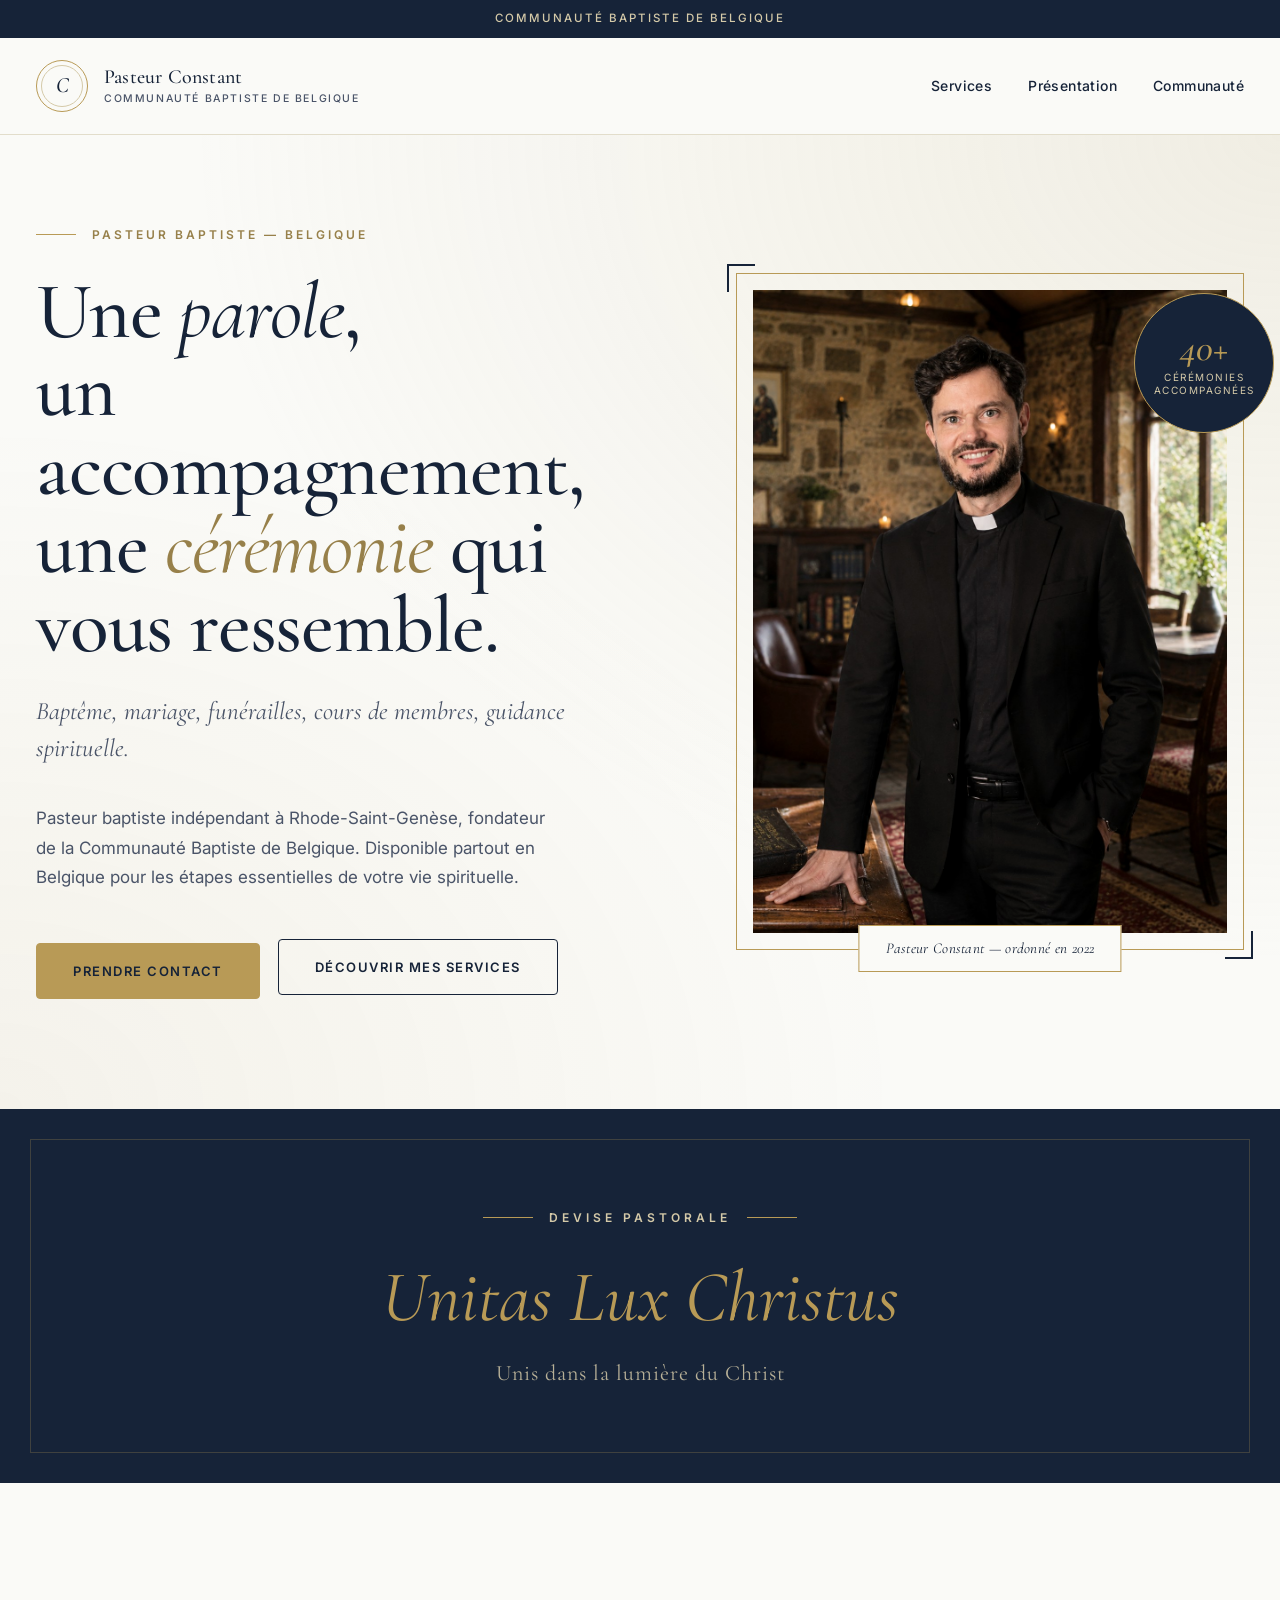
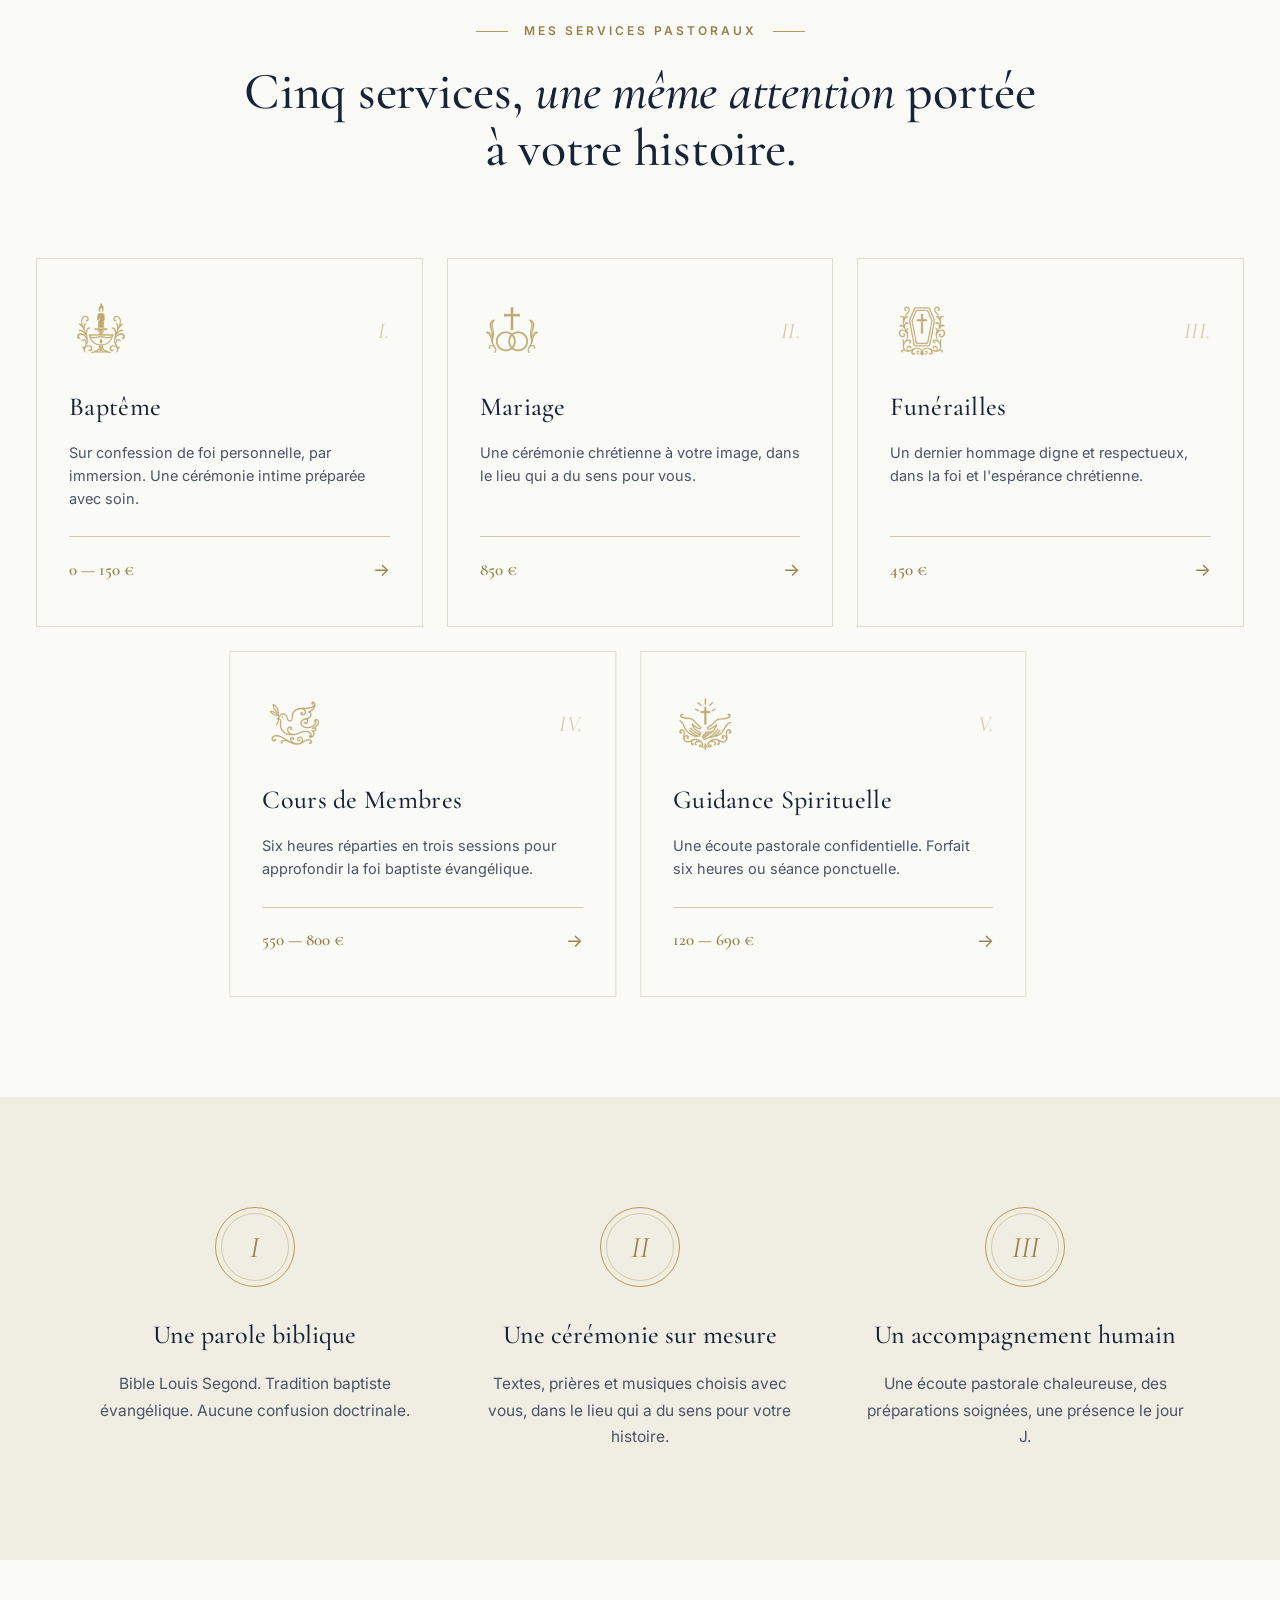
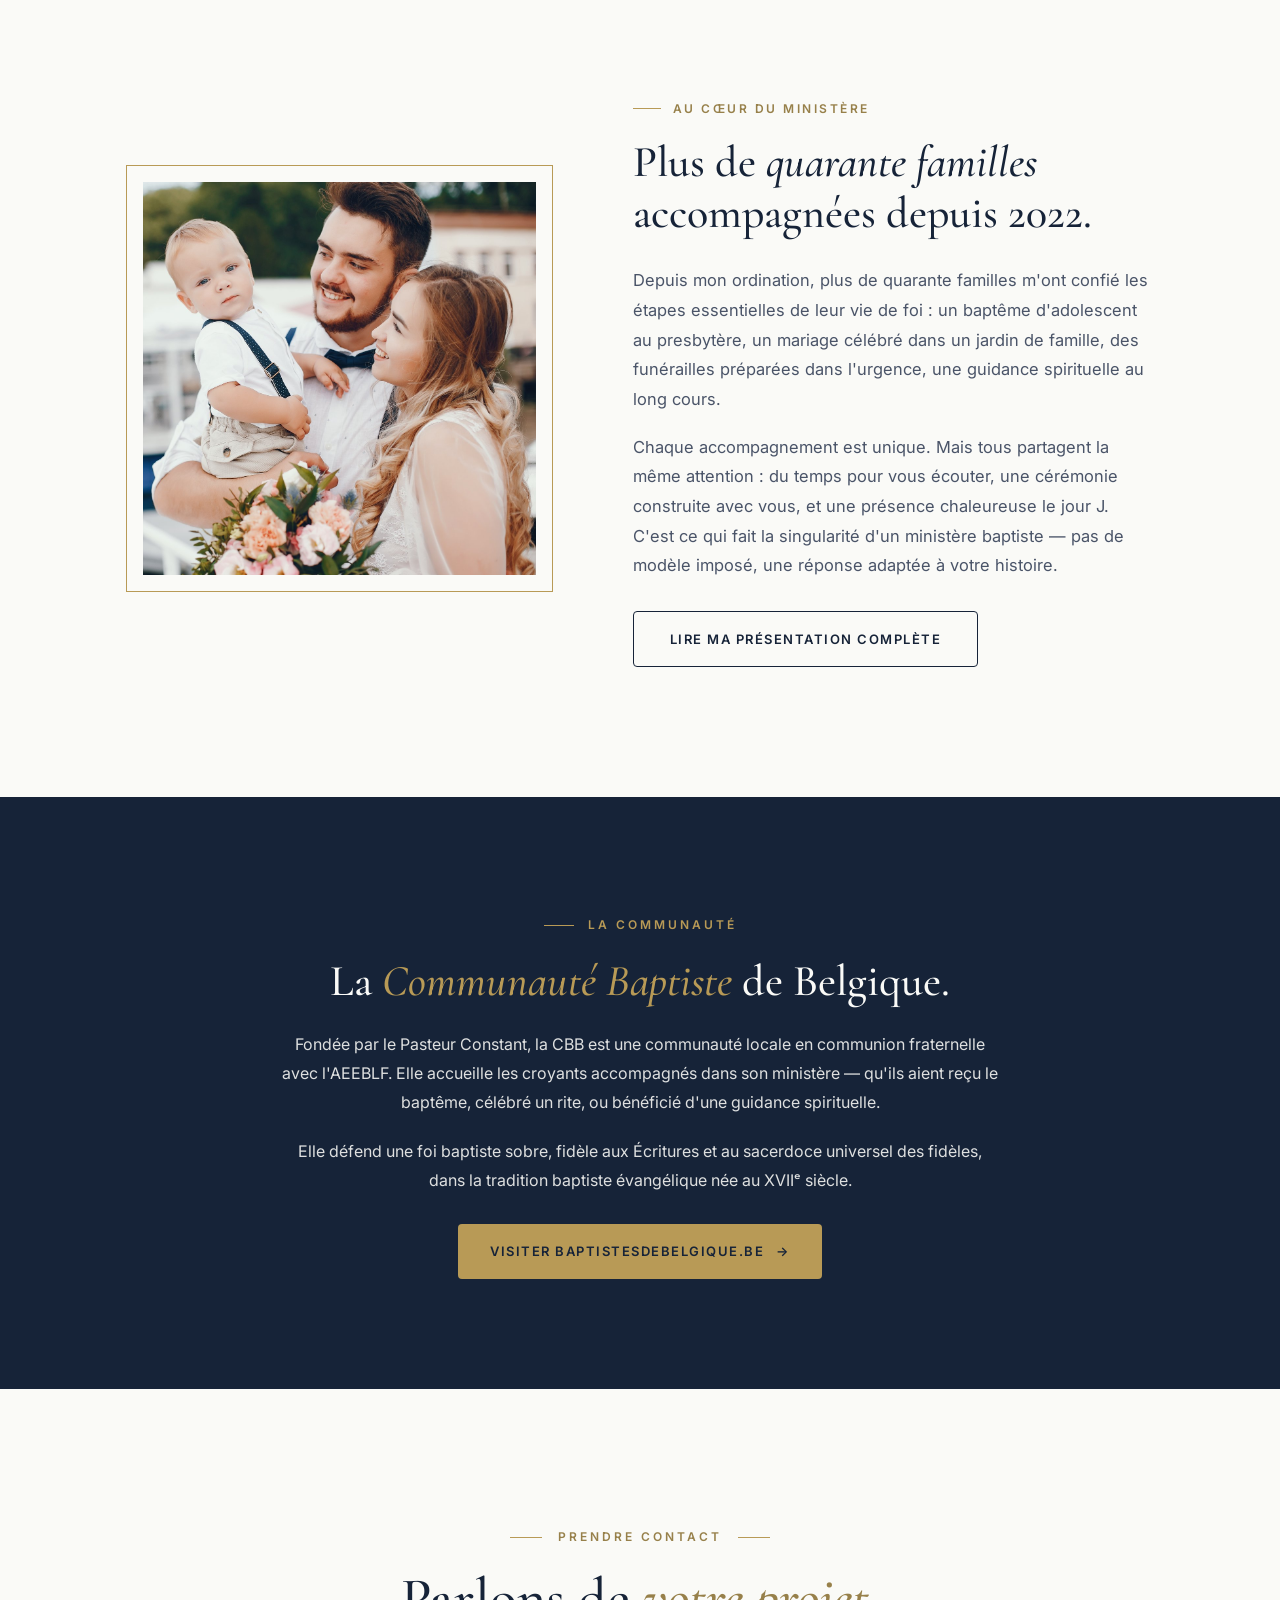
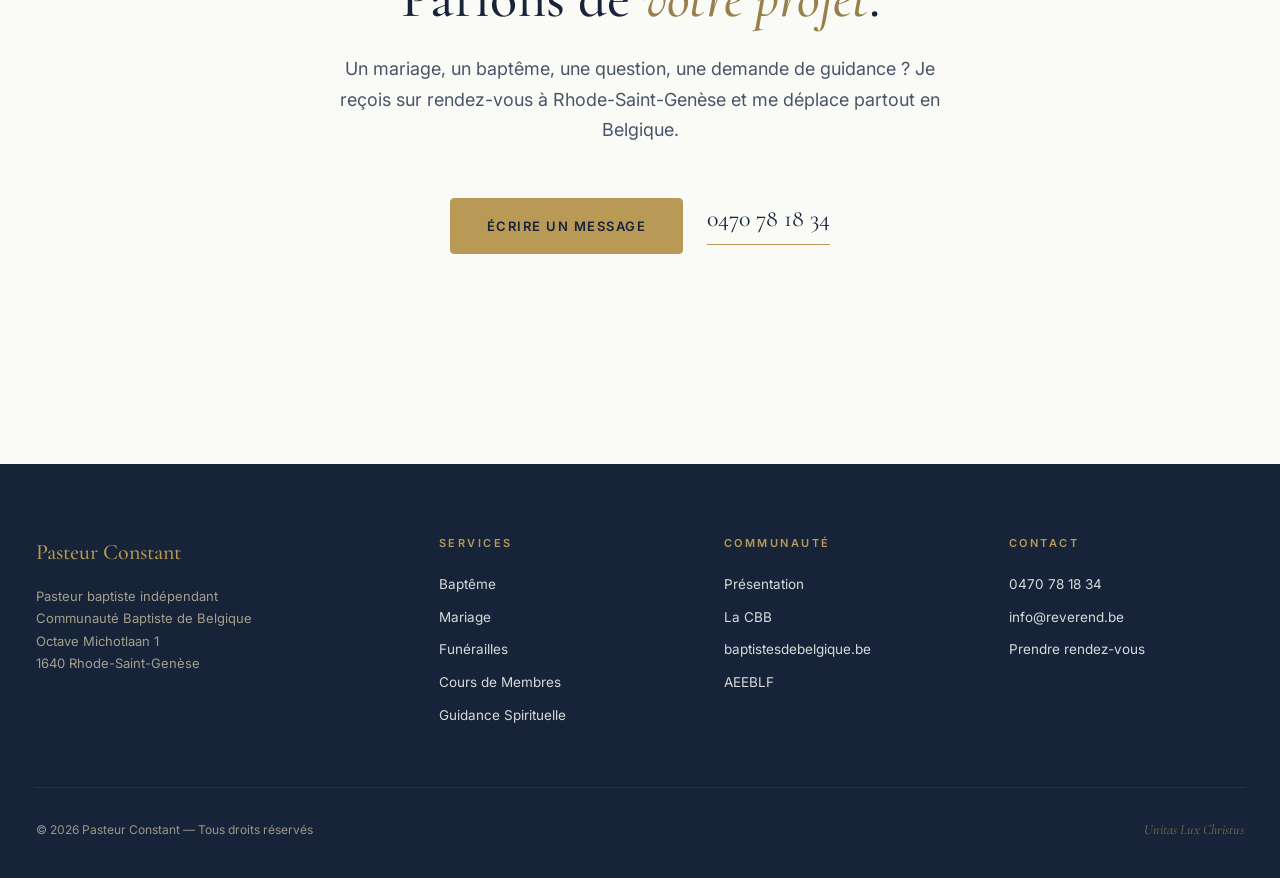
<file: index.html>
<!DOCTYPE html>
<html lang="fr">
<head>
  <meta charset="UTF-8">
  <meta name="viewport" content="width=device-width, initial-scale=1.0">
  <title>Pasteur Constant — Pasteur baptiste indépendant en Belgique</title>
  <meta name="description" content="Pasteur baptiste indépendant en Belgique. Services personnalisés : baptême, mariage, funérailles, cours de membres, accompagnement spirituel. Communauté Baptiste de Belgique.">
  <link rel="canonical" href="https://www.reverend.be/index.html" />
  <link rel="preconnect" href="https://fonts.googleapis.com">
  <link rel="preconnect" href="https://fonts.gstatic.com" crossorigin>
  <link href="https://fonts.googleapis.com/css2?family=Cormorant+Garamond:ital,wght@0,400;0,500;0,600;0,700;1,400;1,500&family=Inter:wght@300;400;500;600;700&display=swap" rel="stylesheet">
  <link rel="stylesheet" href="styles.css">
  <style>
    /* ─── Spécifique à la home ─── */

    /* Hero plein écran */
    .home-hero {
      position: relative;
      padding: 90px 36px 110px;
      overflow: hidden;
      background:
        radial-gradient(ellipse at top right, rgba(212, 201, 168, 0.25) 0%, transparent 60%),
        radial-gradient(ellipse at bottom left, rgba(184, 154, 86, 0.08) 0%, transparent 50%),
        var(--bg);
    }

    .home-hero-inner {
      max-width: var(--max-width);
      margin: 0 auto;
      display: grid;
      grid-template-columns: 1.1fr 0.9fr;
      gap: 80px;
      align-items: center;
      position: relative;
      z-index: 2;
    }

    .home-hero-ornament {
      display: flex;
      align-items: center;
      gap: 16px;
      margin-bottom: 28px;
    }
    .home-hero-ornament-line {
      width: 40px;
      height: 1px;
      background: var(--gold);
    }
    .home-hero-ornament-text {
      font-size: 12px;
      text-transform: uppercase;
      letter-spacing: 3px;
      color: var(--gold-dark);
      font-weight: 600;
    }

    .home-hero h1 {
      font-family: 'Cormorant Garamond', serif;
      font-weight: 500;
      font-size: clamp(48px, 6.5vw, 80px);
      line-height: 0.98;
      letter-spacing: -0.015em;
      color: var(--ink);
      margin-bottom: 28px;
    }
    .home-hero h1 em {
      font-style: italic;
      font-weight: 400;
    }
    .home-hero h1 .accent {
      color: var(--gold-dark);
      font-style: italic;
      font-weight: 400;
    }

    .home-hero-tagline {
      font-family: 'Cormorant Garamond', serif;
      font-style: italic;
      font-size: clamp(20px, 2.4vw, 25px);
      color: var(--ink-soft);
      margin-bottom: 36px;
      line-height: 1.5;
      max-width: 540px;
    }

    .home-hero-lead {
      font-size: 17px;
      line-height: 1.75;
      color: var(--ink-soft);
      margin-bottom: 42px;
      max-width: 520px;
    }

    .home-hero-actions {
      display: flex;
      gap: 18px;
      align-items: center;
      flex-wrap: wrap;
    }

    .home-hero-portrait-wrap {
      position: relative;
      aspect-ratio: 3/4;
    }

    .home-hero-portrait-frame {
      position: relative;
      width: 100%;
      height: 100%;
      padding: 16px;
      border: 1px solid var(--gold);
      transition: transform 0.6s var(--easing);
    }
    .home-hero-portrait-frame::before,
    .home-hero-portrait-frame::after {
      content: "";
      position: absolute;
      width: 28px;
      height: 28px;
      border-color: var(--gold);
    }
    .home-hero-portrait-frame::before {
      top: -10px; left: -10px;
      border-top: 2px solid; border-left: 2px solid;
    }
    .home-hero-portrait-frame::after {
      bottom: -10px; right: -10px;
      border-bottom: 2px solid; border-right: 2px solid;
    }

    .home-hero-portrait-inner {
      width: 100%;
      height: 100%;
      background: linear-gradient(135deg, var(--bg-soft) 0%, var(--bg-deep) 100%);
      display: grid;
      place-items: center;
      position: relative;
      overflow: hidden;
    }
    .home-hero-portrait-inner img {
      width: 100%;
      height: 100%;
      object-fit: cover;
      object-position: center 20%;
      filter: saturate(0.85) contrast(1.05);
    }
    .home-hero-portrait-inner-fallback {
      color: var(--ink-soft);
      font-family: 'Cormorant Garamond', serif;
      font-style: italic;
      font-size: 14px;
      text-align: center;
      padding: 20px;
    }

    .home-hero-portrait-caption {
      position: absolute;
      bottom: -22px;
      left: 50%;
      transform: translateX(-50%);
      background: var(--bg);
      padding: 10px 26px;
      border: 1px solid var(--gold);
      font-family: 'Cormorant Garamond', serif;
      font-style: italic;
      font-size: 15px;
      color: var(--ink);
      white-space: nowrap;
      letter-spacing: 0.3px;
    }

    /* Floating badge avec chiffre */
    .home-hero-badge {
      position: absolute;
      top: 20px;
      right: -30px;
      width: 140px;
      height: 140px;
      background: var(--ink);
      border: 1px solid var(--gold);
      border-radius: 50%;
      display: grid;
      place-items: center;
      text-align: center;
      animation: floatGentle 5s ease-in-out infinite;
      z-index: 3;
    }
    @keyframes floatGentle {
      0%, 100% { transform: translateY(0) rotate(-2deg); }
      50% { transform: translateY(-12px) rotate(2deg); }
    }
    .home-hero-badge-num {
      font-family: 'Cormorant Garamond', serif;
      font-weight: 500;
      font-size: 38px;
      color: var(--gold);
      line-height: 1;
      font-style: italic;
    }
    .home-hero-badge-text {
      font-size: 10px;
      color: var(--gold-pale);
      text-transform: uppercase;
      letter-spacing: 1.5px;
      margin-top: 4px;
      line-height: 1.3;
      padding: 0 16px;
    }

    /* Devise bandeau dramatique */
    .home-devise {
      background: var(--ink);
      color: var(--gold);
      padding: 90px 36px;
      text-align: center;
      position: relative;
      overflow: hidden;
    }
    .home-devise::before {
      content: "";
      position: absolute;
      inset: 30px;
      border: 1px solid rgba(184, 154, 86, 0.25);
      pointer-events: none;
    }
    .home-devise-ornament {
      display: inline-flex;
      align-items: center;
      gap: 16px;
      margin-bottom: 30px;
      position: relative;
      z-index: 2;
    }
    .home-devise-ornament-line {
      width: 50px;
      height: 1px;
      background: var(--gold);
    }
    .home-devise-ornament-text {
      font-size: 12px;
      text-transform: uppercase;
      letter-spacing: 4px;
      color: var(--gold-pale);
      font-weight: 600;
    }
    .home-devise-text {
      font-family: 'Cormorant Garamond', serif;
      font-style: italic;
      font-weight: 400;
      font-size: clamp(40px, 6vw, 72px);
      line-height: 1.1;
      color: var(--gold);
      margin-bottom: 18px;
      position: relative;
      z-index: 2;
    }
    .home-devise-translation {
      font-family: 'Cormorant Garamond', serif;
      font-size: 22px;
      color: var(--gold-pale);
      letter-spacing: 1px;
      opacity: 0.85;
      position: relative;
      z-index: 2;
    }

    /* Section services grille */
    .home-services {
      max-width: var(--max-width);
      margin: 0 auto;
      padding: 130px 36px 100px;
    }

    .home-services-head {
      text-align: center;
      margin-bottom: 80px;
    }
    .home-services-eyebrow {
      display: inline-flex;
      align-items: center;
      gap: 16px;
      font-size: 12px;
      font-weight: 600;
      letter-spacing: 3px;
      text-transform: uppercase;
      color: var(--gold-dark);
      margin-bottom: 22px;
    }
    .home-services-eyebrow::before,
    .home-services-eyebrow::after {
      content: "";
      width: 32px;
      height: 1px;
      background: var(--gold);
    }
    .home-services-title {
      font-family: 'Cormorant Garamond', serif;
      font-weight: 500;
      font-size: clamp(34px, 4.5vw, 52px);
      line-height: 1.1;
      letter-spacing: -0.005em;
      color: var(--ink);
      max-width: 800px;
      margin: 0 auto;
    }
    .home-services-title em { font-style: italic; }

    .home-services-grid {
      display: grid;
      grid-template-columns: repeat(3, 1fr);
      gap: 24px;
    }
    /* Première rangée 3 cartes, deuxième rangée 2 cartes centrées */
    .home-services-grid > *:nth-child(4) {
      grid-column: 1 / 2;
      grid-column-start: 1;
      transform: translateX(50%);
    }
    .home-services-grid > *:nth-child(5) {
      transform: translateX(50%);
    }

    .home-service-card {
      background: var(--bg);
      border: 1px solid var(--rule);
      padding: 40px 32px;
      text-decoration: none;
      color: inherit;
      display: flex;
      flex-direction: column;
      position: relative;
      overflow: hidden;
      transition: transform 0.5s var(--easing), border-color 0.4s, box-shadow 0.4s, background 0.4s;
      min-height: 320px;
    }
    .home-service-card::before {
      content: "";
      position: absolute;
      top: 0;
      left: 0;
      width: 100%;
      height: 3px;
      background: var(--gold);
      transform: scaleX(0);
      transform-origin: left;
      transition: transform 0.5s var(--easing);
    }
    .home-service-card:hover {
      transform: translateY(-6px);
      background: var(--bg-soft);
      border-color: var(--gold-pale);
      box-shadow: var(--shadow-md);
    }
    .home-service-card:hover::before {
      transform: scaleX(1);
    }
    .home-services-grid > *:nth-child(4):hover,
    .home-services-grid > *:nth-child(5):hover {
      transform: translateX(50%) translateY(-6px);
    }

    .home-service-num {
      font-family: 'Cormorant Garamond', serif;
      font-style: italic;
      font-weight: 400;
      font-size: 42px;
      color: var(--gold);
      line-height: 1;
      margin-bottom: 28px;
    }
    /* Icône par service (remplace le numéro romain) */
    .home-service-icon-wrap {
      display: flex;
      align-items: center;
      justify-content: space-between;
      margin-bottom: 22px;
    }
    .home-service-icon {
      width: 64px;
      height: 64px;
      object-fit: contain;
      filter: brightness(0.95) contrast(1.05) saturate(0.92);
      transition: transform 0.4s var(--easing), filter 0.4s var(--easing);
    }
    .home-service-card:hover .home-service-icon {
      transform: scale(1.08) rotate(-3deg);
      filter: brightness(1) contrast(1.1) saturate(1);
    }
    .home-service-num-small {
      font-family: 'Cormorant Garamond', serif;
      font-style: italic;
      font-weight: 400;
      font-size: 22px;
      color: var(--gold-pale);
      line-height: 1;
      letter-spacing: 0.5px;
    }
    .home-service-name {
      font-family: 'Cormorant Garamond', serif;
      font-weight: 500;
      font-size: 26px;
      margin-bottom: 12px;
      color: var(--ink);
      letter-spacing: 0.3px;
    }
    .home-service-desc {
      font-size: 14.5px;
      line-height: 1.6;
      color: var(--ink-soft);
      margin-bottom: auto;
      padding-bottom: 26px;
    }
    .home-service-foot {
      display: flex;
      justify-content: space-between;
      align-items: center;
      padding-top: 18px;
      border-top: 1px solid var(--gold-pale);
    }
    .home-service-price {
      font-family: 'Cormorant Garamond', serif;
      font-weight: 600;
      font-size: 17px;
      color: var(--gold-dark);
    }
    .home-service-arrow {
      color: var(--gold-dark);
      font-size: 18px;
      transition: transform 0.3s;
    }
    .home-service-card:hover .home-service-arrow {
      transform: translateX(6px);
    }

    /* Section piliers */
    .home-pillars {
      background: var(--bg-soft);
      padding: 110px 36px;
    }
    .home-pillars-inner {
      max-width: var(--max-content);
      margin: 0 auto;
      display: grid;
      grid-template-columns: repeat(3, 1fr);
      gap: 56px;
    }
    .home-pillar {
      text-align: center;
    }
    .home-pillar-num {
      display: inline-grid;
      place-items: center;
      width: 80px;
      height: 80px;
      border-radius: 50%;
      border: 1px solid var(--gold);
      font-family: 'Cormorant Garamond', serif;
      font-weight: 400;
      font-style: italic;
      font-size: 30px;
      color: var(--gold-dark);
      margin-bottom: 26px;
      position: relative;
    }
    .home-pillar-num::before {
      content: "";
      position: absolute;
      inset: 5px;
      border: 1px solid var(--gold-pale);
      border-radius: 50%;
    }
    .home-pillar h3 {
      font-family: 'Cormorant Garamond', serif;
      font-weight: 500;
      font-size: 26px;
      margin-bottom: 14px;
      color: var(--ink);
    }
    .home-pillar p {
      font-size: 15.5px;
      color: var(--ink-soft);
      line-height: 1.7;
      max-width: 320px;
      margin: 0 auto;
    }

    /* Section À propos rapide */
    .home-about {
      max-width: var(--max-content);
      margin: 0 auto;
      padding: 130px 36px;
      display: grid;
      grid-template-columns: 0.9fr 1.1fr;
      gap: 80px;
      align-items: center;
    }
    .home-about-visual {
      aspect-ratio: 1/1;
      padding: 16px;
      border: 1px solid var(--gold);
      background: var(--bg);
    }
    .home-about-visual-inner {
      width: 100%;
      height: 100%;
      background: linear-gradient(135deg, var(--bg-deep) 0%, #BDB7A5 100%);
      display: grid;
      place-items: center;
      overflow: hidden;
    }
    .home-about-visual-inner img {
      width: 100%;
      height: 100%;
      object-fit: cover;
    }
    .home-about-visual-fallback {
      color: var(--ink-soft);
      font-family: 'Cormorant Garamond', serif;
      font-style: italic;
      font-size: 14px;
      text-align: center;
      padding: 20px;
    }

    .home-about-content .section-eyebrow {
      margin-bottom: 18px;
    }
    .home-about-content .section-eyebrow::before {
      width: 28px;
    }
    .home-about-title {
      font-family: 'Cormorant Garamond', serif;
      font-weight: 500;
      font-size: clamp(32px, 4vw, 44px);
      line-height: 1.15;
      margin-bottom: 28px;
      color: var(--ink);
    }
    .home-about-title em { font-style: italic; }
    .home-about-content p {
      font-size: 16.5px;
      line-height: 1.8;
      color: var(--ink-soft);
      margin-bottom: 18px;
    }
    .home-about-signature {
      margin-top: 30px;
      font-family: 'Cormorant Garamond', serif;
      font-style: italic;
      font-size: 19px;
      color: var(--ink);
    }
    .home-about-cta {
      margin-top: 30px;
    }

    /* Section CBB */
    .home-cbb {
      background: var(--ink);
      color: var(--bg);
      padding: 110px 36px;
    }
    .home-cbb-inner {
      max-width: 820px;
      margin: 0 auto;
      display: block;
      text-align: center;
    }
    .home-cbb-inner .home-cbb-eyebrow {
      justify-content: center;
    }
    .home-cbb-inner h2 {
      max-width: 720px;
      margin-left: auto;
      margin-right: auto;
    }
    .home-cbb-inner p {
      max-width: 720px;
      margin-left: auto;
      margin-right: auto;
    }
    .home-cbb-eyebrow {
      display: inline-flex;
      align-items: center;
      gap: 14px;
      font-size: 12px;
      font-weight: 600;
      letter-spacing: 3px;
      text-transform: uppercase;
      color: var(--gold);
      margin-bottom: 20px;
    }
    .home-cbb-eyebrow::before {
      content: "";
      width: 30px;
      height: 1px;
      background: var(--gold);
    }
    .home-cbb h2 {
      font-family: 'Cormorant Garamond', serif;
      font-weight: 500;
      font-size: clamp(32px, 4vw, 44px);
      line-height: 1.15;
      margin-bottom: 24px;
      color: var(--bg);
    }
    .home-cbb h2 em { font-style: italic; color: var(--gold); }
    .home-cbb p {
      font-size: 16px;
      line-height: 1.8;
      opacity: 0.88;
      margin-bottom: 20px;
    }
    .home-cbb a.btn-cbb {
      display: inline-flex;
      align-items: center;
      gap: 12px;
      background: var(--gold);
      color: var(--ink);
      padding: 16px 32px;
      text-decoration: none;
      font-size: 13px;
      font-weight: 600;
      letter-spacing: 1.5px;
      text-transform: uppercase;
      border-radius: var(--radius-md);
      margin-top: 10px;
      transition: background 0.2s, transform 0.15s;
    }
    .home-cbb a.btn-cbb:hover {
      background: var(--gold-dark);
      transform: translateY(-2px);
    }

    .home-cbb-card {
      padding: 50px 40px;
      border: 1px solid var(--gold);
      text-align: center;
    }
    .home-cbb-card-quote {
      font-family: 'Cormorant Garamond', serif;
      font-style: italic;
      font-size: 30px;
      line-height: 1.3;
      color: var(--gold);
      margin-bottom: 14px;
    }
    .home-cbb-card-translation {
      font-size: 13px;
      letter-spacing: 2px;
      text-transform: uppercase;
      color: var(--gold-pale);
      opacity: 0.8;
      margin-bottom: 30px;
    }
    .home-cbb-card-sep {
      width: 50px;
      height: 1px;
      background: var(--gold);
      margin: 0 auto 30px;
    }
    .home-cbb-card-detail {
      font-size: 14.5px;
      color: var(--gold-pale);
      line-height: 1.6;
      opacity: 0.85;
    }

    /* CTA final */
    .home-cta {
      max-width: var(--max-content);
      margin: 0 auto;
      padding: 130px 36px;
      text-align: center;
    }
    .home-cta-eyebrow {
      display: inline-flex;
      align-items: center;
      gap: 16px;
      font-size: 12px;
      font-weight: 600;
      letter-spacing: 3px;
      text-transform: uppercase;
      color: var(--gold-dark);
      margin-bottom: 22px;
    }
    .home-cta-eyebrow::before,
    .home-cta-eyebrow::after {
      content: "";
      width: 32px;
      height: 1px;
      background: var(--gold);
    }
    .home-cta h2 {
      font-family: 'Cormorant Garamond', serif;
      font-weight: 500;
      font-size: clamp(36px, 5vw, 56px);
      line-height: 1.05;
      color: var(--ink);
      margin-bottom: 26px;
    }
    .home-cta h2 em { font-style: italic; color: var(--gold-dark); }
    .home-cta p {
      font-size: 18px;
      color: var(--ink-soft);
      max-width: 600px;
      margin: 0 auto 44px;
      line-height: 1.7;
    }
    .home-cta-actions {
      display: flex;
      gap: 24px;
      justify-content: center;
      align-items: center;
      flex-wrap: wrap;
    }
    .home-cta-phone {
      font-family: 'Cormorant Garamond', serif;
      font-size: 24px;
      color: var(--ink);
      text-decoration: none;
      border-bottom: 1px solid var(--gold);
      padding-bottom: 4px;
      transition: color 0.2s;
    }
    .home-cta-phone:hover { color: var(--gold-dark); }

    /* Responsive */
    @media (max-width: 980px) {
      .home-hero-inner { grid-template-columns: 1fr; gap: 60px; }
      .home-hero-badge { width: 100px; height: 100px; right: -10px; top: -10px; }
      .home-hero-badge-num { font-size: 28px; }
      .home-hero-portrait-wrap { max-width: 380px; margin: 0 auto; }
      .home-services-grid { grid-template-columns: 1fr 1fr; }
      .home-services-grid > *:nth-child(4) { grid-column: 1; transform: none; }
      .home-services-grid > *:nth-child(5) { transform: none; }
      .home-services-grid > *:nth-child(4):hover { transform: translateY(-6px); }
      .home-services-grid > *:nth-child(5):hover { transform: translateY(-6px); }
      .home-pillars-inner { grid-template-columns: 1fr; gap: 40px; max-width: 480px; }
      .home-about { grid-template-columns: 1fr; gap: 50px; }
      .home-about-visual { max-width: 380px; margin: 0 auto; }
      .home-cbb-inner { grid-template-columns: 1fr; gap: 36px; }
      .home-hero, .home-services, .home-pillars, .home-about, .home-cbb, .home-cta { padding-left: 24px; padding-right: 24px; }
    }
    @media (max-width: 640px) {
      .home-services-grid { grid-template-columns: 1fr; }
    }
  </style>
</head>
<body>

  <div class="top-strip">
    Communauté Baptiste de Belgique
  </div>

  <header class="site-header">
    <div class="header-inner">
      <a href="index.html" class="brand">
        <div class="brand-seal"><span class="brand-seal-letter">C</span></div>
        <div class="brand-text">
          <div class="brand-title">Pasteur Constant</div>
          <div class="brand-sub">Communauté Baptiste de Belgique</div>
        </div>
      </a>
      <nav class="site-nav">
        <a href="#services">Services</a>
        <a href="presentation.html">Présentation</a>
        <a href="#communaute">Communauté</a>
      </nav>
      <div class="hamburger-menu">
        <button id="hamburger-button" aria-label="Menu">
          <span></span><span></span><span></span>
        </button>
        <nav id="mobile-menu" class="hidden">
          <ul>
            <li><a href="index.html">Accueil</a></li>
            <li><a href="bapteme.html">Baptême</a></li>
            <li><a href="mariage.html">Mariage</a></li>
            <li><a href="enterrement.html">Funérailles</a></li>
            <li><a href="confirmation.html">Cours de Membres</a></li>
            <li><a href="guidance.html">Accompagnement Spirituel</a></li>
            <li><a href="presentation.html">Présentation</a></li>
            <li><a href="contact.html">Contact</a></li>
          </ul>
        </nav>
      </div>
    </div>
  </header>

  <main>

    <!-- ─── HERO ─────────────────────────────────────── -->
    <section class="home-hero">
      <div class="home-hero-inner">
        <div class="home-hero-text reveal">
          <div class="home-hero-ornament">
            <div class="home-hero-ornament-line"></div>
            <div class="home-hero-ornament-text">Pasteur baptiste — Belgique</div>
          </div>
          <h1>
            Une <em>parole</em>,<br>
            un accompagnement,<br>
            une <span class="accent">cérémonie</span> qui vous ressemble.
          </h1>
          <p class="home-hero-tagline">Baptême, mariage, funérailles, cours de membres, guidance spirituelle.</p>
          <p class="home-hero-lead">Pasteur baptiste indépendant à Rhode-Saint-Genèse, fondateur de la Communauté Baptiste de Belgique. Disponible partout en Belgique pour les étapes essentielles de votre vie spirituelle.</p>
          <div class="home-hero-actions">
            <a href="contact.html" class="btn-primary" style="width:auto;">Prendre contact</a>
            <a href="#services" class="btn-secondary">Découvrir mes services</a>
          </div>
        </div>
        <div class="home-hero-portrait-wrap reveal delay-2">
          <div class="home-hero-portrait-frame">
            <div class="home-hero-portrait-inner">
              <img src="reverend_portrait.jpg" alt="Pasteur Constant"
                   onerror="this.style.display='none';this.parentElement.innerHTML='<div class=&quot;home-hero-portrait-inner-fallback&quot;>Portrait du Pasteur — à insérer</div>';">
            </div>
          </div>
          <div class="home-hero-portrait-caption">Pasteur Constant — ordonné en 2022</div>
          <div class="home-hero-badge">
            <div>
              <div class="home-hero-badge-num">40+</div>
              <div class="home-hero-badge-text">cérémonies accompagnées</div>
            </div>
          </div>
        </div>
      </div>
    </section>

    <!-- ─── DEVISE ──────────────────────────────────── -->
    <section class="home-devise reveal">
      <div class="home-devise-ornament">
        <div class="home-devise-ornament-line"></div>
        <div class="home-devise-ornament-text">Devise pastorale</div>
        <div class="home-devise-ornament-line"></div>
      </div>
      <p class="home-devise-text">Unitas Lux Christus</p>
      <p class="home-devise-translation">Unis dans la lumière du Christ</p>
    </section>

    <!-- ─── SERVICES ────────────────────────────────── -->
    <section class="home-services" id="services">
      <div class="home-services-head reveal">
        <div class="home-services-eyebrow">Mes services pastoraux</div>
        <h2 class="home-services-title">Cinq services, <em>une même attention</em> portée à votre histoire.</h2>
      </div>

      <div class="home-services-grid">

        <a href="bapteme.html" class="home-service-card reveal delay-1">
          <div class="home-service-icon-wrap">
            <img src="icon_bapteme.png" alt="" class="home-service-icon">
            <span class="home-service-num-small">I.</span>
          </div>
          <div class="home-service-name">Baptême</div>
          <div class="home-service-desc">Sur confession de foi personnelle, par immersion. Une cérémonie intime préparée avec soin.</div>
          <div class="home-service-foot">
            <div class="home-service-price">0 — 150 €</div>
            <div class="home-service-arrow">→</div>
          </div>
        </a>

        <a href="mariage.html" class="home-service-card reveal delay-2">
          <div class="home-service-icon-wrap">
            <img src="icon_mariage.png" alt="" class="home-service-icon">
            <span class="home-service-num-small">II.</span>
          </div>
          <div class="home-service-name">Mariage</div>
          <div class="home-service-desc">Une cérémonie chrétienne à votre image, dans le lieu qui a du sens pour vous.</div>
          <div class="home-service-foot">
            <div class="home-service-price">850 €</div>
            <div class="home-service-arrow">→</div>
          </div>
        </a>

        <a href="enterrement.html" class="home-service-card reveal delay-3">
          <div class="home-service-icon-wrap">
            <img src="icon_enterrement.png" alt="" class="home-service-icon">
            <span class="home-service-num-small">III.</span>
          </div>
          <div class="home-service-name">Funérailles</div>
          <div class="home-service-desc">Un dernier hommage digne et respectueux, dans la foi et l'espérance chrétienne.</div>
          <div class="home-service-foot">
            <div class="home-service-price">450 €</div>
            <div class="home-service-arrow">→</div>
          </div>
        </a>

        <a href="confirmation.html" class="home-service-card reveal delay-4">
          <div class="home-service-icon-wrap">
            <img src="icon_confirmation.png" alt="" class="home-service-icon">
            <span class="home-service-num-small">IV.</span>
          </div>
          <div class="home-service-name">Cours de Membres</div>
          <div class="home-service-desc">Six heures réparties en trois sessions pour approfondir la foi baptiste évangélique.</div>
          <div class="home-service-foot">
            <div class="home-service-price">550 — 800 €</div>
            <div class="home-service-arrow">→</div>
          </div>
        </a>

        <a href="guidance.html" class="home-service-card reveal delay-5">
          <div class="home-service-icon-wrap">
            <img src="icon_guidance.png" alt="" class="home-service-icon">
            <span class="home-service-num-small">V.</span>
          </div>
          <div class="home-service-name">Guidance Spirituelle</div>
          <div class="home-service-desc">Une écoute pastorale confidentielle. Forfait six heures ou séance ponctuelle.</div>
          <div class="home-service-foot">
            <div class="home-service-price">120 — 690 €</div>
            <div class="home-service-arrow">→</div>
          </div>
        </a>

      </div>
    </section>

    <!-- ─── PILIERS ─────────────────────────────────── -->
    <section class="home-pillars">
      <div class="home-pillars-inner">
        <div class="home-pillar reveal delay-1">
          <div class="home-pillar-num">I</div>
          <h3>Une parole biblique</h3>
          <p>Bible Louis Segond. Tradition baptiste évangélique. Aucune confusion doctrinale.</p>
        </div>
        <div class="home-pillar reveal delay-2">
          <div class="home-pillar-num">II</div>
          <h3>Une cérémonie sur mesure</h3>
          <p>Textes, prières et musiques choisis avec vous, dans le lieu qui a du sens pour votre histoire.</p>
        </div>
        <div class="home-pillar reveal delay-3">
          <div class="home-pillar-num">III</div>
          <h3>Un accompagnement humain</h3>
          <p>Une écoute pastorale chaleureuse, des préparations soignées, une présence le jour J.</p>
        </div>
      </div>
    </section>

    <!-- ─── AU CŒUR DU MINISTÈRE ────────────────────── -->
    <section class="home-about" id="a-propos">
      <div class="home-about-visual reveal">
        <div class="home-about-visual-inner">
          <img src="communaute_home.jpg" alt="Communauté Baptiste de Belgique — moment de célébration"
               onerror="this.style.display='none';this.parentElement.innerHTML='<div class=&quot;home-about-visual-fallback&quot;>Photo de communauté — communaute_home.jpg</div>';">
        </div>
      </div>
      <div class="home-about-content reveal delay-2">
        <div class="section-eyebrow">Au cœur du ministère</div>
        <h2 class="home-about-title">Plus de <em>quarante familles</em> accompagnées depuis 2022.</h2>
        <p>Depuis mon ordination, plus de quarante familles m'ont confié les étapes essentielles de leur vie de foi : un baptême d'adolescent au presbytère, un mariage célébré dans un jardin de famille, des funérailles préparées dans l'urgence, une guidance spirituelle au long cours.</p>
        <p>Chaque accompagnement est unique. Mais tous partagent la même attention : du temps pour vous écouter, une cérémonie construite avec vous, et une présence chaleureuse le jour J. C'est ce qui fait la singularité d'un ministère baptiste — pas de modèle imposé, une réponse adaptée à votre histoire.</p>
        <div class="home-about-cta">
          <a href="presentation.html" class="btn-secondary">Lire ma présentation complète</a>
        </div>
      </div>
    </section>

    <!-- ─── COMMUNAUTÉ ──────────────────────────────── -->
    <section class="home-cbb" id="communaute">
      <div class="home-cbb-inner">
        <div class="home-cbb-content reveal">
          <div class="home-cbb-eyebrow">La communauté</div>
          <h2>La <em>Communauté Baptiste</em> de Belgique.</h2>
          <p>Fondée par le Pasteur Constant, la CBB est une communauté locale en communion fraternelle avec l'AEEBLF. Elle accueille les croyants accompagnés dans son ministère — qu'ils aient reçu le baptême, célébré un rite, ou bénéficié d'une guidance spirituelle.</p>
          <p>Elle défend une foi baptiste sobre, fidèle aux Écritures et au sacerdoce universel des fidèles, dans la tradition baptiste évangélique née au XVIIᵉ siècle.</p>
          <a href="https://www.baptistesdebelgique.be" target="_blank" rel="noopener" class="btn-cbb">
            Visiter baptistesdebelgique.be
            <span>→</span>
          </a>
        </div>
      </div>
    </section>

    <!-- ─── CTA FINAL ───────────────────────────────── -->
    <section class="home-cta" id="contact-section">
      <div class="reveal">
        <div class="home-cta-eyebrow">Prendre contact</div>
        <h2>Parlons de <em>votre projet</em>.</h2>
        <p>Un mariage, un baptême, une question, une demande de guidance ? Je reçois sur rendez-vous à Rhode-Saint-Genèse et me déplace partout en Belgique.</p>
        <div class="home-cta-actions">
          <a href="contact.html" class="btn-primary" style="width:auto;">Écrire un message</a>
          <a href="tel:+32470781834" class="home-cta-phone">0470 78 18 34</a>
        </div>
      </div>
    </section>

  </main>

  <footer class="site-footer">
    <div class="footer-inner">
      <div>
        <div class="footer-brand">Pasteur Constant</div>
        <div class="footer-brand-sub">
          Pasteur baptiste indépendant<br>
          Communauté Baptiste de Belgique<br>
          Octave Michotlaan 1<br>
          1640 Rhode-Saint-Genèse
        </div>
      </div>
      <div class="footer-col">
        <h4>Services</h4>
        <a href="bapteme.html">Baptême</a>
        <a href="mariage.html">Mariage</a>
        <a href="enterrement.html">Funérailles</a>
        <a href="confirmation.html">Cours de Membres</a>
        <a href="guidance.html">Guidance Spirituelle</a>
      </div>
      <div class="footer-col">
        <h4>Communauté</h4>
        <a href="presentation.html">Présentation</a>
        <a href="#communaute">La CBB</a>
        <a href="https://www.baptistesdebelgique.be" target="_blank" rel="noopener">baptistesdebelgique.be</a>
        <a href="https://www.associationbaptiste.org" target="_blank" rel="noopener">AEEBLF</a>
      </div>
      <div class="footer-col">
        <h4>Contact</h4>
        <a href="tel:+32470781834">0470 78 18 34</a>
        <a href="mailto:info@reverend.be">info@reverend.be</a>
        <a href="contact.html">Prendre rendez-vous</a>
      </div>
    </div>
    <div class="footer-bottom">
      <div>© 2026 Pasteur Constant — Tous droits réservés</div>
      <div class="footer-devise">Unitas Lux Christus</div>
    </div>
  </footer>

  <script src="scripts.js"></script>
  <script>
    // Menu hamburger pour la home (pas de script de service ici)
    document.addEventListener('DOMContentLoaded', function() {
      var btn = document.getElementById('hamburger-button');
      var menu = document.getElementById('mobile-menu');
      if (btn && menu) {
        btn.addEventListener('click', function(e) {
          e.stopPropagation();
          menu.classList.toggle('hidden');
        });
        document.addEventListener('click', function(e) {
          if (!btn.contains(e.target) && !menu.contains(e.target)) {
            menu.classList.add('hidden');
          }
        });
      }
    });
  </script>

</body>
</html>
</file>
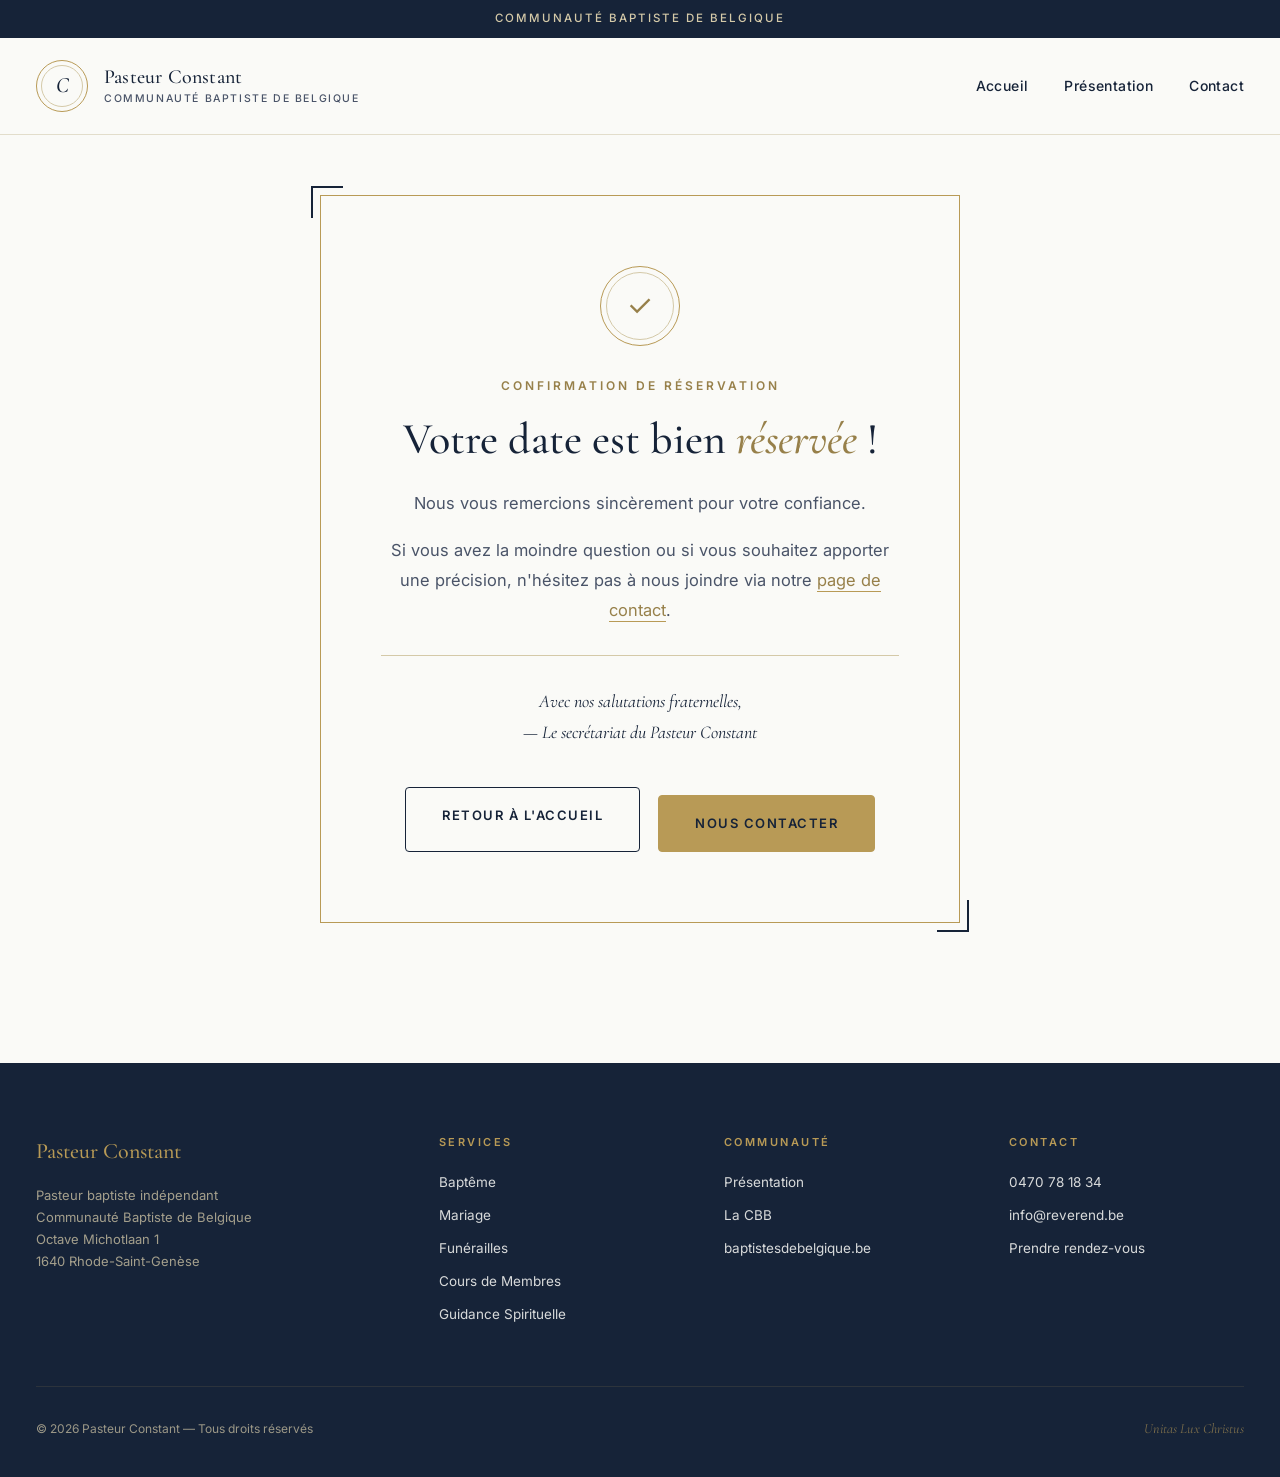
<file: confirmation-paiement.html>
<!DOCTYPE html>
<html lang="fr">
<head>
  <meta charset="UTF-8">
  <meta name="viewport" content="width=device-width, initial-scale=1.0">
  <title>Réservation effectuée — Pasteur Constant</title>
  <meta name="description" content="Votre réservation a bien été prise en compte. Merci de votre confiance.">
  <meta name="robots" content="noindex">
  <link rel="canonical" href="https://www.reverend.be/confirmation-paiement.html" />
  <link rel="preconnect" href="https://fonts.googleapis.com">
  <link rel="preconnect" href="https://fonts.gstatic.com" crossorigin>
  <link href="https://fonts.googleapis.com/css2?family=Cormorant+Garamond:ital,wght@0,400;0,500;0,600;0,700;1,400;1,500&family=Inter:wght@300;400;500;600&display=swap" rel="stylesheet">
  <link rel="stylesheet" href="styles.css">
  <style>
    .confirmation-wrap {
      min-height: 70vh;
      display: grid;
      place-items: center;
      padding: 60px 36px;
    }
    .confirmation-card {
      max-width: 640px;
      width: 100%;
      background: var(--bg);
      padding: 70px 60px;
      border: 1px solid var(--gold);
      text-align: center;
      position: relative;
    }
    .confirmation-card::before,
    .confirmation-card::after {
      content: "";
      position: absolute;
      width: 32px;
      height: 32px;
      border-color: var(--gold);
    }
    .confirmation-card::before {
      top: -10px; left: -10px;
      border-top: 2px solid; border-left: 2px solid;
    }
    .confirmation-card::after {
      bottom: -10px; right: -10px;
      border-bottom: 2px solid; border-right: 2px solid;
    }
    .confirmation-seal {
      width: 80px;
      height: 80px;
      border: 1.5px solid var(--gold);
      border-radius: 50%;
      display: grid;
      place-items: center;
      margin: 0 auto 30px;
      position: relative;
      color: var(--gold-dark);
      font-size: 30px;
    }
    .confirmation-seal::before {
      content: "";
      position: absolute;
      inset: 5px;
      border: 1px solid var(--gold-pale);
      border-radius: 50%;
    }
    .confirmation-eyebrow {
      font-size: 12px;
      font-weight: 600;
      letter-spacing: 3px;
      text-transform: uppercase;
      color: var(--gold-dark);
      margin-bottom: 18px;
    }
    .confirmation-title {
      font-family: 'Cormorant Garamond', serif;
      font-weight: 500;
      font-size: clamp(32px, 4.5vw, 44px);
      line-height: 1.15;
      color: var(--ink);
      margin-bottom: 24px;
    }
    .confirmation-title em { font-style: italic; color: var(--gold-dark); }
    .confirmation-text {
      font-size: 16.5px;
      line-height: 1.8;
      color: var(--ink-soft);
      margin-bottom: 18px;
    }
    .confirmation-signature {
      margin-top: 30px;
      padding-top: 30px;
      border-top: 1px solid var(--gold-pale);
      font-family: 'Cormorant Garamond', serif;
      font-style: italic;
      font-size: 18px;
      color: var(--ink);
    }
    .confirmation-actions {
      margin-top: 40px;
      display: flex;
      gap: 18px;
      justify-content: center;
      flex-wrap: wrap;
    }
    @media (max-width: 640px) {
      .confirmation-card { padding: 40px 24px; }
    }
  </style>
</head>
<body>

  <div class="top-strip">
    Communauté Baptiste de Belgique
  </div>

  <header class="site-header">
    <div class="header-inner">
      <a href="index.html" class="brand">
        <div class="brand-seal"><span class="brand-seal-letter">C</span></div>
        <div class="brand-text">
          <div class="brand-title">Pasteur Constant</div>
          <div class="brand-sub">Communauté Baptiste de Belgique</div>
        </div>
      </a>
      <nav class="site-nav">
        <a href="index.html">Accueil</a>
        <a href="presentation.html">Présentation</a>
        <a href="contact.html">Contact</a>
      </nav>
      <div class="hamburger-menu">
        <button id="hamburger-button" aria-label="Menu">
          <span></span><span></span><span></span>
        </button>
        <nav id="mobile-menu" class="hidden">
          <ul>
            <li><a href="index.html">Accueil</a></li>
            <li><a href="bapteme.html">Baptême</a></li>
            <li><a href="mariage.html">Mariage</a></li>
            <li><a href="enterrement.html">Funérailles</a></li>
            <li><a href="confirmation.html">Cours de Membres</a></li>
            <li><a href="guidance.html">Accompagnement Spirituel</a></li>
            <li><a href="presentation.html">Présentation</a></li>
            <li><a href="contact.html">Contact</a></li>
          </ul>
        </nav>
      </div>
    </div>
  </header>

  <main class="confirmation-wrap">
    <div class="confirmation-card reveal">
      <div class="confirmation-seal">✓</div>
      <div class="confirmation-eyebrow">Confirmation de réservation</div>
      <h1 class="confirmation-title">Votre date est bien <em>réservée</em> !</h1>
      <p class="confirmation-text">Nous vous remercions sincèrement pour votre confiance.</p>
      <p class="confirmation-text">Si vous avez la moindre question ou si vous souhaitez apporter une précision, n'hésitez pas à nous joindre via notre <a href="contact.html" style="color:var(--gold-dark);text-decoration:none;border-bottom:1px solid var(--gold);padding-bottom:1px;">page de contact</a>.</p>
      <div class="confirmation-signature">
        Avec nos salutations fraternelles,<br>
        — Le secrétariat du Pasteur Constant
      </div>
      <div class="confirmation-actions">
        <a href="index.html" class="btn-secondary">Retour à l'accueil</a>
        <a href="contact.html" class="btn-primary" style="width:auto;">Nous contacter</a>
      </div>
    </div>
  </main>

  <footer class="site-footer">
    <div class="footer-inner">
      <div>
        <div class="footer-brand">Pasteur Constant</div>
        <div class="footer-brand-sub">
          Pasteur baptiste indépendant<br>
          Communauté Baptiste de Belgique<br>
          Octave Michotlaan 1<br>
          1640 Rhode-Saint-Genèse
        </div>
      </div>
      <div class="footer-col">
        <h4>Services</h4>
        <a href="bapteme.html">Baptême</a>
        <a href="mariage.html">Mariage</a>
        <a href="enterrement.html">Funérailles</a>
        <a href="confirmation.html">Cours de Membres</a>
        <a href="guidance.html">Guidance Spirituelle</a>
      </div>
      <div class="footer-col">
        <h4>Communauté</h4>
        <a href="presentation.html">Présentation</a>
        <a href="index.html#communaute">La CBB</a>
        <a href="https://www.baptistesdebelgique.be" target="_blank" rel="noopener">baptistesdebelgique.be</a>
      </div>
      <div class="footer-col">
        <h4>Contact</h4>
        <a href="tel:+32470781834">0470 78 18 34</a>
        <a href="mailto:info@reverend.be">info@reverend.be</a>
        <a href="contact.html">Prendre rendez-vous</a>
      </div>
    </div>
    <div class="footer-bottom">
      <div>© 2026 Pasteur Constant — Tous droits réservés</div>
      <div class="footer-devise">Unitas Lux Christus</div>
    </div>
  </footer>

  <script src="scripts.js"></script>
  <script>
    document.addEventListener('DOMContentLoaded', function() {
      var btn = document.getElementById('hamburger-button');
      var menu = document.getElementById('mobile-menu');
      if (btn && menu) {
        btn.addEventListener('click', function(e) {
          e.stopPropagation();
          menu.classList.toggle('hidden');
        });
        document.addEventListener('click', function(e) {
          if (!btn.contains(e.target) && !menu.contains(e.target)) {
            menu.classList.add('hidden');
          }
        });
      }
    });
  </script>

</body>
</html>
</file>
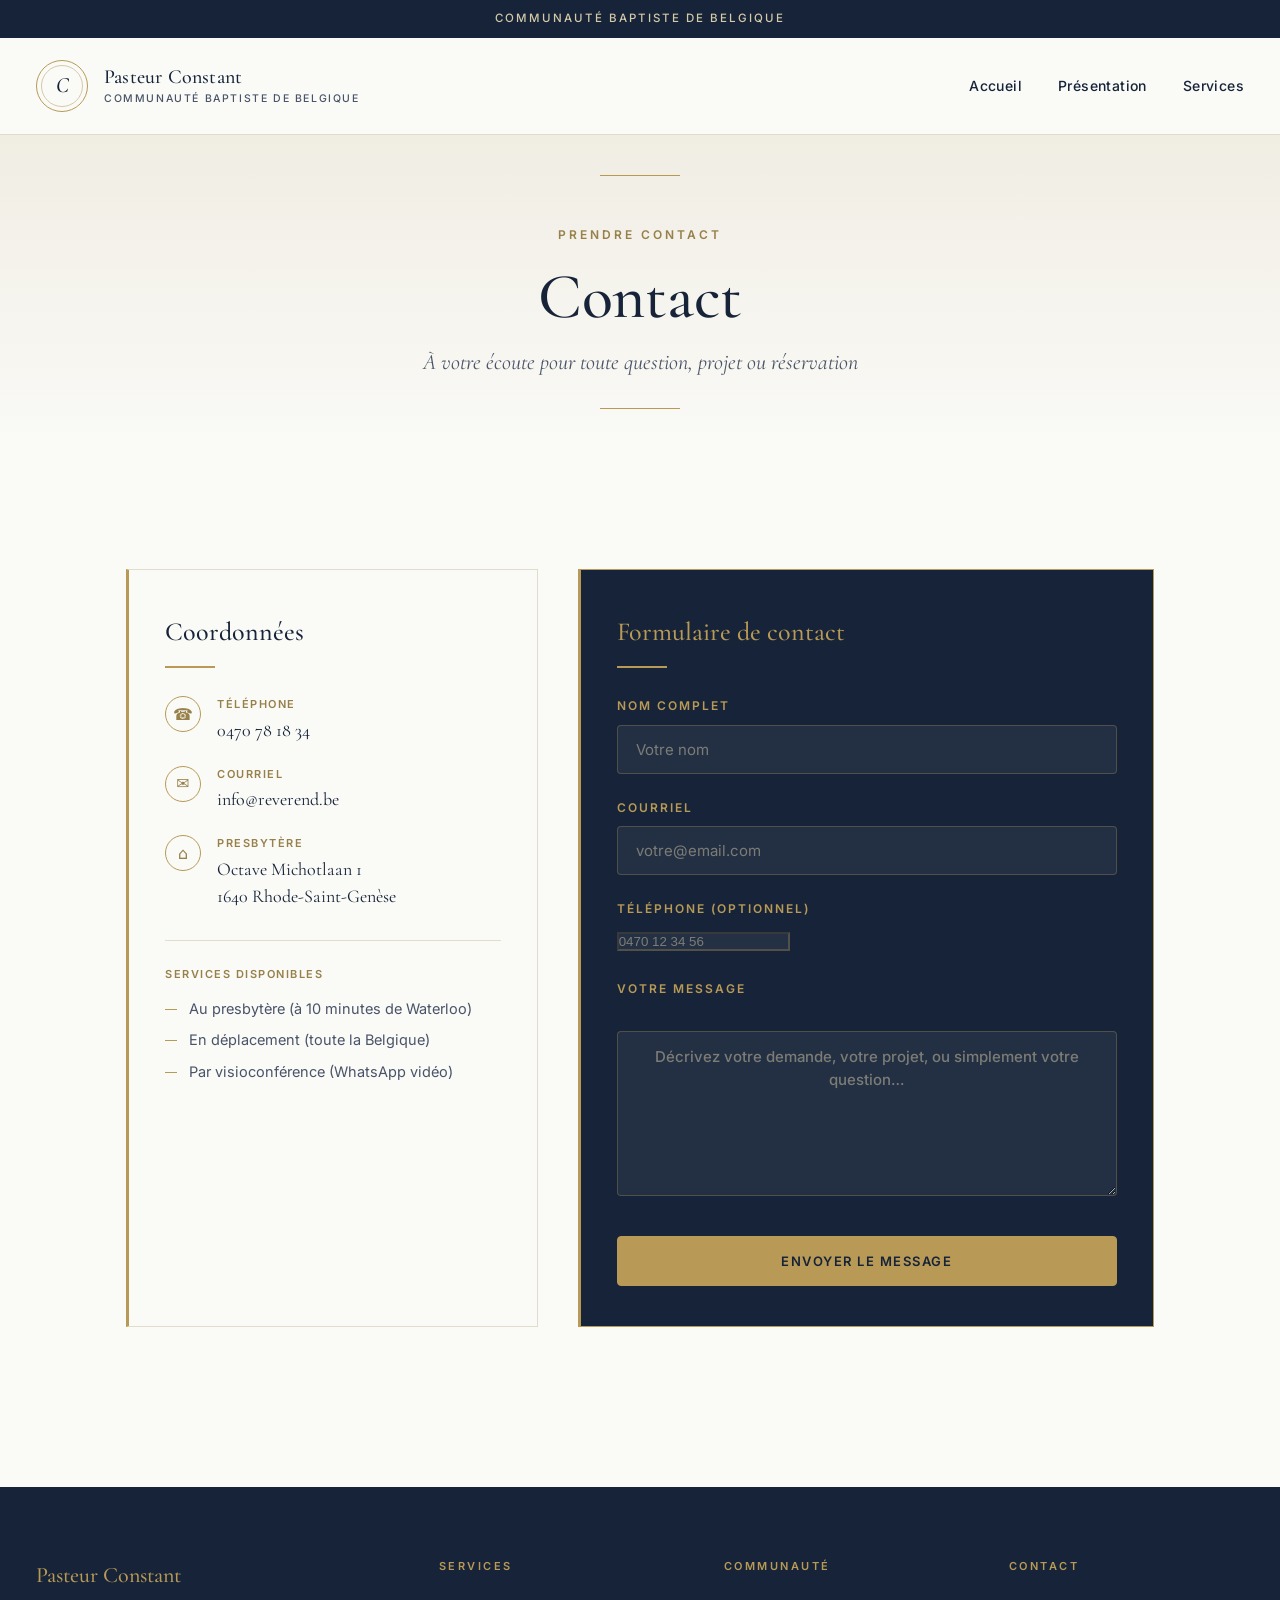
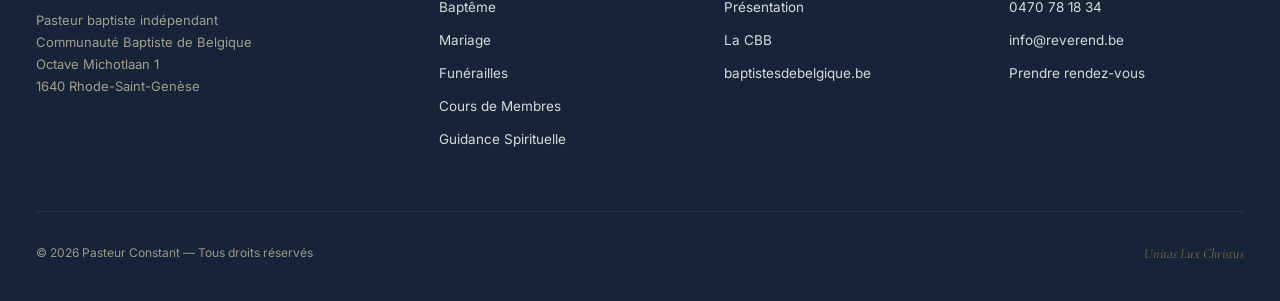
<file: contact.html>
<!DOCTYPE html>
<html lang="fr">
<head>
  <meta charset="UTF-8">
  <meta name="viewport" content="width=device-width, initial-scale=1.0">
  <title>Contacter le Pasteur Constant — Pasteur baptiste en Belgique</title>
  <meta name="description" content="Prenez contact pour toute question ou pour organiser votre cérémonie chrétienne baptiste (mariage, baptême, funérailles). Services disponibles en Belgique et par visioconférence.">
  <link rel="canonical" href="https://www.reverend.be/contact.html" />
  <link rel="preconnect" href="https://fonts.googleapis.com">
  <link rel="preconnect" href="https://fonts.gstatic.com" crossorigin>
  <link href="https://fonts.googleapis.com/css2?family=Cormorant+Garamond:ital,wght@0,400;0,500;0,600;0,700;1,400;1,500&family=Inter:wght@300;400;500;600;700&display=swap" rel="stylesheet">
  <link rel="stylesheet" href="styles.css">
  <style>
    .contact-grid {
      display: grid;
      grid-template-columns: 1fr 1.4fr;
      gap: 40px;
      margin-top: 40px;
    }
    .contact-card {
      background: var(--bg);
      border: 1px solid var(--rule);
      padding: 40px 36px;
      border-left: 3px solid var(--gold);
    }
    .contact-card.dark {
      background: var(--ink);
      color: var(--bg);
      border-color: var(--gold);
    }
    .contact-card.dark .form-group label {
      color: var(--gold);
    }
    .contact-section-title {
      font-family: 'Cormorant Garamond', serif;
      font-weight: 500;
      font-size: 26px;
      margin-bottom: 28px;
      color: inherit;
      position: relative;
      padding-bottom: 14px;
    }
    .contact-section-title::after {
      content: "";
      position: absolute;
      bottom: 0;
      left: 0;
      width: 50px;
      height: 2px;
      background: var(--gold);
    }
    .contact-method {
      display: flex;
      align-items: flex-start;
      gap: 16px;
      margin-bottom: 22px;
    }
    .contact-method-icon {
      width: 36px;
      height: 36px;
      border: 1px solid var(--gold);
      border-radius: 50%;
      display: grid;
      place-items: center;
      flex-shrink: 0;
      color: var(--gold-dark);
      font-size: 16px;
    }
    .contact-method-text {
      font-size: 15px;
      line-height: 1.5;
      color: var(--ink);
    }
    .contact-method-text .label {
      display: block;
      font-size: 11px;
      letter-spacing: 1.5px;
      text-transform: uppercase;
      color: var(--gold-dark);
      margin-bottom: 4px;
      font-weight: 600;
    }
    .contact-method-text a {
      color: var(--ink);
      text-decoration: none;
      font-family: 'Cormorant Garamond', serif;
      font-size: 18px;
    }
    .contact-method-text a:hover {
      color: var(--gold-dark);
    }
    .contact-services {
      margin-top: 30px;
      padding-top: 24px;
      border-top: 1px solid var(--rule);
    }
    .contact-services h3 {
      font-size: 11px;
      letter-spacing: 1.5px;
      text-transform: uppercase;
      color: var(--gold-dark);
      margin-bottom: 14px;
      font-weight: 600;
    }
    .contact-services ul {
      list-style: none;
      padding: 0;
    }
    .contact-services li {
      position: relative;
      padding-left: 24px;
      font-size: 14.5px;
      color: var(--ink-soft);
      margin-bottom: 10px;
      line-height: 1.5;
    }
    .contact-services li::before {
      content: "";
      position: absolute;
      left: 0;
      top: 11px;
      width: 12px;
      height: 1px;
      background: var(--gold);
    }
    .contact-form-fields {
      margin-bottom: 0;
    }
    .contact-card.dark .form-group input,
    .contact-card.dark .form-group textarea {
      background: rgba(255, 255, 255, 0.06);
      border-color: rgba(184, 154, 86, 0.3);
      color: var(--bg);
    }
    .contact-card.dark .form-group input:focus,
    .contact-card.dark .form-group textarea:focus {
      border-color: var(--gold);
      background: rgba(184, 154, 86, 0.1);
    }
    .contact-card.dark .form-group input::placeholder,
    .contact-card.dark .form-group textarea::placeholder {
      color: var(--gold-pale);
      opacity: 0.5;
    }

    @media (max-width: 900px) {
      .contact-grid { grid-template-columns: 1fr; gap: 24px; }
      .contact-card { padding: 30px 24px; }
    }
  </style>
</head>
<body>

  <div class="top-strip">
    Communauté Baptiste de Belgique
  </div>

  <header class="site-header">
    <div class="header-inner">
      <a href="index.html" class="brand">
        <div class="brand-seal"><span class="brand-seal-letter">C</span></div>
        <div class="brand-text">
          <div class="brand-title">Pasteur Constant</div>
          <div class="brand-sub">Communauté Baptiste de Belgique</div>
        </div>
      </a>
      <nav class="site-nav">
        <a href="index.html">Accueil</a>
        <a href="presentation.html">Présentation</a>
        <a href="index.html#services">Services</a>
      </nav>
      <div class="hamburger-menu">
        <button id="hamburger-button" aria-label="Menu">
          <span></span><span></span><span></span>
        </button>
        <nav id="mobile-menu" class="hidden">
          <ul>
            <li><a href="index.html">Accueil</a></li>
            <li><a href="bapteme.html">Baptême</a></li>
            <li><a href="mariage.html">Mariage</a></li>
            <li><a href="enterrement.html">Funérailles</a></li>
            <li><a href="confirmation.html">Cours de Membres</a></li>
            <li><a href="guidance.html">Accompagnement Spirituel</a></li>
            <li><a href="presentation.html">Présentation</a></li>
            <li><a href="contact.html">Contact</a></li>
          </ul>
        </nav>
      </div>
    </div>
  </header>

  <header class="page-header">
    <div class="page-eyebrow">Prendre contact</div>
    <h1 class="page-title">Contact</h1>
    <p class="page-subtitle">À votre écoute pour toute question, projet ou réservation</p>
  </header>

  <main class="page-main">

    <div class="contact-grid">

      <div class="contact-card reveal">
        <h2 class="contact-section-title">Coordonnées</h2>

        <div class="contact-method">
          <div class="contact-method-icon">☎</div>
          <div class="contact-method-text">
            <span class="label">Téléphone</span>
            <a href="tel:+32470781834">0470 78 18 34</a>
          </div>
        </div>

        <div class="contact-method">
          <div class="contact-method-icon">✉</div>
          <div class="contact-method-text">
            <span class="label">Courriel</span>
            <a href="mailto:info@reverend.be">info@reverend.be</a>
          </div>
        </div>

        <div class="contact-method">
          <div class="contact-method-icon">⌂</div>
          <div class="contact-method-text">
            <span class="label">Presbytère</span>
            <span style="font-family: 'Cormorant Garamond', serif; font-size: 18px; color: var(--ink);">Octave Michotlaan 1<br>1640 Rhode-Saint-Genèse</span>
          </div>
        </div>

        <div class="contact-services">
          <h3>Services disponibles</h3>
          <ul>
            <li>Au presbytère (à 10 minutes de Waterloo)</li>
            <li>En déplacement (toute la Belgique)</li>
            <li>Par visioconférence (WhatsApp vidéo)</li>
          </ul>
        </div>
      </div>

      <div class="contact-card dark reveal delay-1">
        <h2 class="contact-section-title" style="color: var(--gold);">Formulaire de contact</h2>

        <form action="https://formspree.io/f/xjkyzbek" method="POST" class="contact-form-fields">
          <div class="form-group">
            <label for="name">Nom complet</label>
            <input type="text" id="name" name="name" placeholder="Votre nom" required>
          </div>
          <div class="form-group">
            <label for="email">Courriel</label>
            <input type="email" id="email" name="email" placeholder="votre@email.com" required>
          </div>
          <div class="form-group">
            <label for="phone">Téléphone (optionnel)</label>
            <input type="tel" id="phone" name="phone" placeholder="0470 12 34 56">
          </div>
          <div class="form-group">
            <label for="message">Votre message</label>
            <textarea id="message" name="message" rows="6" placeholder="Décrivez votre demande, votre projet, ou simplement votre question…" required></textarea>
          </div>
          <button type="submit" class="btn">Envoyer le message</button>
        </form>
      </div>

    </div>

  </main>

  <footer class="site-footer">
    <div class="footer-inner">
      <div>
        <div class="footer-brand">Pasteur Constant</div>
        <div class="footer-brand-sub">
          Pasteur baptiste indépendant<br>
          Communauté Baptiste de Belgique<br>
          Octave Michotlaan 1<br>
          1640 Rhode-Saint-Genèse
        </div>
      </div>
      <div class="footer-col">
        <h4>Services</h4>
        <a href="bapteme.html">Baptême</a>
        <a href="mariage.html">Mariage</a>
        <a href="enterrement.html">Funérailles</a>
        <a href="confirmation.html">Cours de Membres</a>
        <a href="guidance.html">Guidance Spirituelle</a>
      </div>
      <div class="footer-col">
        <h4>Communauté</h4>
        <a href="presentation.html">Présentation</a>
        <a href="index.html#communaute">La CBB</a>
        <a href="https://www.baptistesdebelgique.be" target="_blank" rel="noopener">baptistesdebelgique.be</a>
      </div>
      <div class="footer-col">
        <h4>Contact</h4>
        <a href="tel:+32470781834">0470 78 18 34</a>
        <a href="mailto:info@reverend.be">info@reverend.be</a>
        <a href="contact.html">Prendre rendez-vous</a>
      </div>
    </div>
    <div class="footer-bottom">
      <div>© 2026 Pasteur Constant — Tous droits réservés</div>
      <div class="footer-devise">Unitas Lux Christus</div>
    </div>
  </footer>

  <script src="scripts.js"></script>
  <script>
    document.addEventListener('DOMContentLoaded', function() {
      var btn = document.getElementById('hamburger-button');
      var menu = document.getElementById('mobile-menu');
      if (btn && menu) {
        btn.addEventListener('click', function(e) {
          e.stopPropagation();
          menu.classList.toggle('hidden');
        });
        document.addEventListener('click', function(e) {
          if (!btn.contains(e.target) && !menu.contains(e.target)) {
            menu.classList.add('hidden');
          }
        });
      }
    });
  </script>

</body>
</html>
</file>
<file: styles.css>
/* ============================================================
   reverend.be — Refonte 2026
   Direction visuelle C : Confiance institutionnelle modernisée
   Charte : ivoire + navy + or sobre
   Typo  : Cormorant Garamond (titres) + Inter (corps)
   ============================================================ */

/* ─── Variables ─────────────────────────────────────────── */
:root {
  --bg: #FAFAF7;
  --bg-soft: #F0EDE3;
  --bg-deep: #E7E1CF;
  --ink: #162338;
  --ink-soft: #4A5468;
  --ink-faint: #8A92A0;
  --rule: #E2DDCB;
  --gold: #B89A56;
  --gold-pale: #D4C9A8;
  --gold-dark: #97804A;
  --white: #FFFFFF;
  --red-alert: #B5343A;
  --green-ok: #5C7F4A;

  --shadow-sm: 0 4px 12px -4px rgba(22, 35, 56, 0.08);
  --shadow-md: 0 12px 28px -10px rgba(22, 35, 56, 0.14);
  --shadow-lg: 0 24px 56px -20px rgba(22, 35, 56, 0.22);

  --radius-sm: 2px;
  --radius-md: 4px;
  --radius-lg: 8px;

  --max-width: 1280px;
  --max-content: 1100px;

  --easing: cubic-bezier(0.4, 0, 0.2, 1);
}

/* ─── Reset & base ──────────────────────────────────────── */
*, *::before, *::after {
  margin: 0;
  padding: 0;
  box-sizing: border-box;
}

html {
  scroll-behavior: smooth;
  -webkit-text-size-adjust: 100%;
}

body {
  font-family: 'Inter', system-ui, -apple-system, BlinkMacSystemFont, sans-serif;
  background: var(--bg);
  color: var(--ink);
  font-size: 16px;
  line-height: 1.7;
  font-weight: 400;
  -webkit-font-smoothing: antialiased;
  -moz-osx-font-smoothing: grayscale;
  text-rendering: optimizeLegibility;
}

img { max-width: 100%; height: auto; display: block; }
a { color: inherit; }

/* Selection */
::selection {
  background: var(--gold);
  color: var(--white);
}

/* Scroll-triggered animations */
.reveal {
  opacity: 0;
  transform: translateY(24px);
  transition: opacity 0.9s var(--easing), transform 0.9s var(--easing);
}
.reveal.in-view {
  opacity: 1;
  transform: translateY(0);
}
.reveal.delay-1 { transition-delay: 0.1s; }
.reveal.delay-2 { transition-delay: 0.2s; }
.reveal.delay-3 { transition-delay: 0.3s; }
.reveal.delay-4 { transition-delay: 0.4s; }
.reveal.delay-5 { transition-delay: 0.5s; }

/* ─── Top strip institutionnel ─────────────────────────── */
.top-strip {
  background: var(--ink);
  color: var(--gold-pale);
  padding: 9px 24px;
  text-align: center;
  font-size: 11.5px;
  letter-spacing: 2px;
  text-transform: uppercase;
  font-weight: 500;
}
.top-strip em {
  font-family: 'Cormorant Garamond', serif;
  font-style: italic;
  text-transform: none;
  letter-spacing: 0.3px;
  font-size: 14px;
  color: var(--gold);
}

/* ─── Header ──────────────────────────────────────────── */
.site-header {
  position: sticky;
  top: 0;
  z-index: 100;
  background: rgba(250, 250, 247, 0.95);
  backdrop-filter: blur(12px);
  -webkit-backdrop-filter: blur(12px);
  border-bottom: 1px solid var(--rule);
}

.header-inner {
  max-width: var(--max-width);
  margin: 0 auto;
  padding: 22px 36px;
  display: flex;
  align-items: center;
  justify-content: space-between;
  gap: 24px;
}

.brand {
  display: flex;
  align-items: center;
  gap: 16px;
  text-decoration: none;
  color: var(--ink);
}

.brand-seal {
  width: 52px;
  height: 52px;
  border: 1.5px solid var(--gold);
  border-radius: 50%;
  display: grid;
  place-items: center;
  position: relative;
  flex-shrink: 0;
  transition: transform 0.4s var(--easing);
}
.brand:hover .brand-seal { transform: rotate(-8deg); }

.brand-seal::before {
  content: "";
  position: absolute;
  inset: 4px;
  border: 1px solid var(--gold-pale);
  border-radius: 50%;
}
.brand-seal-letter {
  font-family: 'Cormorant Garamond', serif;
  font-weight: 500;
  font-size: 22px;
  color: var(--ink);
  font-style: italic;
}

.brand-text { line-height: 1.2; }
.brand-title {
  font-family: 'Cormorant Garamond', serif;
  font-weight: 500;
  font-size: 20px;
  letter-spacing: 0.2px;
  color: var(--ink);
}
.brand-sub {
  font-size: 10.5px;
  color: var(--ink-soft);
  text-transform: uppercase;
  letter-spacing: 1.6px;
  margin-top: 4px;
  font-weight: 500;
}

.site-nav {
  display: flex;
  gap: 36px;
  align-items: center;
}

.site-nav > a {
  color: var(--ink);
  text-decoration: none;
  font-size: 14px;
  font-weight: 500;
  letter-spacing: 0.4px;
  transition: color 0.2s;
  position: relative;
  padding: 4px 0;
}
.site-nav > a::after {
  content: "";
  position: absolute;
  bottom: 0;
  left: 0;
  right: 0;
  height: 1px;
  background: var(--gold);
  transform: scaleX(0);
  transform-origin: center;
  transition: transform 0.3s var(--easing);
}
.site-nav > a:hover { color: var(--gold-dark); }
.site-nav > a:hover::after { transform: scaleX(1); }

.nav-cta {
  background: var(--ink);
  color: var(--bg) !important;
  padding: 12px 24px;
  font-size: 12.5px;
  letter-spacing: 1.2px;
  text-transform: uppercase;
  font-weight: 600;
  transition: background 0.2s, transform 0.15s;
}
.nav-cta::after { display: none; }
.nav-cta:hover { background: #0D1729; color: var(--white) !important; transform: translateY(-1px); }

/* ─── Menu hamburger (mobile) ─────────────────────────── */
.hamburger-menu {
  position: relative;
  display: none;
}
#hamburger-button {
  display: flex;
  flex-direction: column;
  justify-content: space-between;
  width: 28px;
  height: 20px;
  background: transparent;
  border: none;
  cursor: pointer;
  padding: 0;
}
#hamburger-button span {
  width: 100%;
  height: 2px;
  background-color: var(--ink);
  border-radius: 1px;
  transition: transform 0.3s var(--easing), opacity 0.2s;
  transform-origin: center;
}
#hamburger-button.open span:nth-child(1) {
  transform: translateY(9px) rotate(45deg);
}
#hamburger-button.open span:nth-child(2) {
  opacity: 0;
}
#hamburger-button.open span:nth-child(3) {
  transform: translateY(-9px) rotate(-45deg);
}

#mobile-menu {
  position: fixed;
  top: 0;
  right: 0;
  width: min(360px, 100vw);
  height: 100vh;
  background: var(--bg);
  border-left: 1px solid var(--rule);
  padding: 100px 36px 40px;
  z-index: 90;
  transform: translateX(100%);
  transition: transform 0.4s var(--easing);
  box-shadow: var(--shadow-lg);
  overflow-y: auto;
}
#mobile-menu:not(.hidden) { transform: translateX(0); }

#mobile-menu ul {
  list-style: none;
}
#mobile-menu li {
  border-bottom: 1px solid var(--rule);
}
#mobile-menu li:last-child {
  border-bottom: none;
}
#mobile-menu a {
  display: block;
  padding: 18px 0;
  font-family: 'Cormorant Garamond', serif;
  font-size: 22px;
  font-weight: 500;
  color: var(--ink);
  text-decoration: none;
  transition: color 0.2s, padding-left 0.2s;
}
#mobile-menu a:hover {
  color: var(--gold-dark);
  padding-left: 8px;
}

/* ─── Hero générique (pages services) ─────────────────── */
.page-header {
  background: linear-gradient(180deg, var(--bg-soft) 0%, var(--bg) 100%);
  padding: 90px 36px 70px;
  text-align: center;
  position: relative;
  overflow: hidden;
}

.page-header::before,
.page-header::after {
  content: "";
  position: absolute;
  left: 50%;
  transform: translateX(-50%);
  width: 80px;
  height: 1px;
  background: var(--gold);
}
.page-header::before { top: 40px; }
.page-header::after { bottom: 40px; }

.page-eyebrow {
  font-size: 12px;
  font-weight: 600;
  letter-spacing: 3px;
  text-transform: uppercase;
  color: var(--gold-dark);
  margin-bottom: 18px;
}

.page-title {
  font-family: 'Cormorant Garamond', serif;
  font-weight: 500;
  font-size: clamp(40px, 6vw, 64px);
  line-height: 1.05;
  color: var(--ink);
  letter-spacing: -0.005em;
  margin-bottom: 16px;
}

.page-subtitle {
  font-family: 'Cormorant Garamond', serif;
  font-style: italic;
  font-size: clamp(18px, 2.2vw, 22px);
  color: var(--ink-soft);
  max-width: 720px;
  margin: 0 auto;
  line-height: 1.5;
}

/* ─── Main wrapper ────────────────────────────────────── */
.page-main {
  max-width: var(--max-content);
  margin: 0 auto;
  padding: 80px 36px;
}

/* ─── Galerie ─────────────────────────────────────────── */
.image-gallery {
  display: grid;
  grid-template-columns: repeat(3, 1fr);
  gap: 14px;
  margin-bottom: 70px;
}
.gallery-image {
  width: 100%;
  height: 280px;
  object-fit: cover;
  border-radius: var(--radius-md);
  cursor: pointer;
  transition: transform 0.6s var(--easing), filter 0.6s var(--easing);
  filter: saturate(0.9) contrast(1.02);
}
.gallery-image:hover {
  transform: scale(1.03);
  filter: saturate(1.05) contrast(1.05);
}

/* Lightbox */
.lightbox {
  position: fixed;
  inset: 0;
  background: rgba(22, 35, 56, 0.92);
  z-index: 200;
  display: none;
  align-items: center;
  justify-content: center;
  padding: 40px;
  opacity: 0;
  transition: opacity 0.3s;
}
.lightbox.open {
  display: flex;
  opacity: 1;
}
.lightbox img {
  max-width: 90vw;
  max-height: 90vh;
  border: 4px solid var(--gold);
  box-shadow: var(--shadow-lg);
}
.lightbox-close {
  position: absolute;
  top: 30px;
  right: 36px;
  background: transparent;
  border: 1px solid var(--gold);
  color: var(--gold-pale);
  width: 44px;
  height: 44px;
  border-radius: 50%;
  cursor: pointer;
  font-size: 22px;
  display: grid;
  place-items: center;
  transition: background 0.2s;
}
.lightbox-close:hover {
  background: var(--gold);
  color: var(--ink);
}

/* ─── Content sections ────────────────────────────────── */
.content-section {
  margin-bottom: 60px;
}

.section-eyebrow {
  display: inline-flex;
  align-items: center;
  gap: 12px;
  font-size: 12px;
  font-weight: 600;
  letter-spacing: 2.5px;
  text-transform: uppercase;
  color: var(--gold-dark);
  margin-bottom: 18px;
}
.section-eyebrow::before {
  content: "";
  width: 28px;
  height: 1px;
  background: var(--gold);
}

.section-title {
  font-family: 'Cormorant Garamond', serif;
  font-weight: 500;
  font-size: clamp(28px, 3.6vw, 38px);
  line-height: 1.15;
  color: var(--ink);
  letter-spacing: -0.005em;
  margin-bottom: 28px;
  position: relative;
  padding-bottom: 18px;
}
.section-title::after {
  content: "";
  position: absolute;
  bottom: 0;
  left: 0;
  width: 60px;
  height: 2px;
  background: var(--gold);
}
.section-title em { font-style: italic; }

.content-section p {
  font-size: 16.5px;
  line-height: 1.8;
  color: var(--ink-soft);
  margin-bottom: 16px;
  max-width: 740px;
}

.content-section p strong {
  color: var(--ink);
  font-weight: 600;
}

.content-section ul {
  list-style: none;
  margin: 18px 0 24px;
  padding: 0;
}
.content-section ul li {
  position: relative;
  padding-left: 28px;
  margin-bottom: 12px;
  font-size: 16px;
  line-height: 1.7;
  color: var(--ink-soft);
}
.content-section ul li::before {
  content: "";
  position: absolute;
  left: 0;
  top: 12px;
  width: 14px;
  height: 1px;
  background: var(--gold);
}
.content-section ul li strong {
  color: var(--ink);
  font-weight: 600;
}

.remark {
  display: block;
  margin-top: 16px;
  padding: 14px 20px;
  background: var(--bg-soft);
  border-left: 3px solid var(--gold);
  font-style: italic;
  font-size: 15px;
  color: var(--ink-soft);
}
.remark::before {
  content: "Remarque · ";
  font-style: normal;
  font-weight: 600;
  color: var(--gold-dark);
  letter-spacing: 1px;
  text-transform: uppercase;
  font-size: 12px;
}

/* Encart prix */
.price-line {
  background: var(--bg-soft);
  padding: 22px 26px;
  border-left: 3px solid var(--gold);
  font-size: 16px;
  line-height: 1.7;
  color: var(--ink);
  margin: 16px 0 18px !important;
  max-width: 100% !important;
}
.gold-text {
  font-family: 'Cormorant Garamond', serif;
  font-weight: 600;
  font-size: 19px;
  color: var(--gold-dark);
  display: block;
  margin-bottom: 6px;
  letter-spacing: 0.3px;
}

/* Bloc citation */
.quote-box {
  font-family: 'Cormorant Garamond', serif;
  font-style: italic;
  font-size: clamp(22px, 2.8vw, 28px);
  line-height: 1.4;
  color: var(--gold-dark);
  padding: 40px 30px;
  text-align: center;
  margin: 50px auto;
  position: relative;
  max-width: 700px;
}
.quote-box::before,
.quote-box::after {
  content: "";
  position: absolute;
  left: 50%;
  transform: translateX(-50%);
  width: 50px;
  height: 1px;
  background: var(--gold);
}
.quote-box::before { top: 10px; }
.quote-box::after { bottom: 10px; }

/* ─── Réservation ─────────────────────────────────────── */
.reservation-section {
  background: var(--ink);
  color: var(--bg);
  padding: 60px 50px;
  border-radius: var(--radius-lg);
  margin: 60px auto;
  max-width: 800px;
  box-shadow: var(--shadow-md);
  border-top: 3px solid var(--gold);
}

.reservation-section h3 {
  font-family: 'Cormorant Garamond', serif;
  font-weight: 500;
  font-size: 30px;
  color: var(--gold);
  margin-bottom: 16px;
  text-align: center;
}

.reservation-section > p {
  text-align: center;
  font-size: 16px;
  color: var(--gold-pale);
  margin-bottom: 30px;
  opacity: 0.9;
}

.reservation-section p em {
  font-style: italic;
  color: var(--gold);
}

.form-group {
  margin-bottom: 24px;
}

.form-group label {
  display: block;
  margin-bottom: 8px;
  font-size: 12px;
  letter-spacing: 2px;
  text-transform: uppercase;
  font-weight: 600;
  color: var(--gold);
}

.form-select,
.form-group input[type="date"],
.form-group input[type="text"],
.form-group input[type="email"],
.form-group textarea {
  width: 100%;
  padding: 14px 18px;
  background: rgba(255, 255, 255, 0.05);
  border: 1px solid rgba(184, 154, 86, 0.3);
  border-radius: var(--radius-md);
  color: var(--bg);
  font-family: 'Inter', sans-serif;
  font-size: 15px;
  transition: border-color 0.2s, background 0.2s;
}

.form-group textarea {
  min-height: 140px;
  resize: vertical;
  line-height: 1.6;
}

.form-select:focus,
.form-group input:focus,
.form-group textarea:focus {
  outline: none;
  border-color: var(--gold);
  background: rgba(184, 154, 86, 0.08);
}

.form-select {
  -webkit-appearance: none;
  -moz-appearance: none;
  appearance: none;
  background-image: url("data:image/svg+xml;utf8,<svg xmlns='http://www.w3.org/2000/svg' width='12' height='8' viewBox='0 0 12 8'><path d='M1 1l5 5 5-5' stroke='%23B89A56' stroke-width='1.5' fill='none' stroke-linecap='round'/></svg>");
  background-repeat: no-repeat;
  background-position: right 18px center;
  padding-right: 44px;
  cursor: pointer;
}

.form-select option {
  background: var(--ink);
  color: var(--bg);
}

.reservation-note {
  font-size: 13px;
  font-style: italic;
  color: var(--gold-pale);
  margin-top: 8px;
  opacity: 0.75;
}

/* Boutons */
.btn,
.btn-primary {
  background: var(--gold);
  color: var(--ink);
  border: 1px solid var(--gold);
  padding: 16px 36px;
  font-family: 'Inter', sans-serif;
  font-size: 13px;
  font-weight: 600;
  letter-spacing: 1.5px;
  text-transform: uppercase;
  cursor: pointer;
  border-radius: var(--radius-md);
  transition: background 0.2s, transform 0.15s, box-shadow 0.2s;
  text-decoration: none;
  display: inline-block;
  width: 100%;
  margin-top: 8px;
}
.btn:hover,
.btn-primary:hover {
  background: var(--gold-dark);
  border-color: var(--gold-dark);
  transform: translateY(-2px);
  box-shadow: 0 12px 24px -8px rgba(184, 154, 86, 0.4);
}

.btn-secondary {
  background: transparent;
  color: var(--ink);
  border: 1px solid var(--ink);
  padding: 16px 36px;
  font-family: 'Inter', sans-serif;
  font-size: 13px;
  font-weight: 600;
  letter-spacing: 1.5px;
  text-transform: uppercase;
  cursor: pointer;
  border-radius: var(--radius-md);
  transition: background 0.2s, color 0.2s;
  text-decoration: none;
  display: inline-block;
}
.btn-secondary:hover {
  background: var(--ink);
  color: var(--bg);
}

/* Zone message */
#message {
  margin-top: 24px;
  font-size: 15px;
  text-align: center;
  font-weight: 500;
  min-height: 24px;
  line-height: 1.5;
}

/* Bouton PayPal */
.paypal-button {
  margin-top: 24px;
  display: none;
  text-align: center;
}
.paypal-button form {
  display: flex;
  flex-direction: column;
  align-items: center;
  gap: 12px;
}
.paypal-button input[type="submit"] {
  background: var(--gold);
  color: var(--ink);
  border: none;
  padding: 16px 38px;
  font-family: 'Inter', sans-serif;
  font-size: 14px;
  font-weight: 700;
  letter-spacing: 1.5px;
  text-transform: uppercase;
  cursor: pointer;
  border-radius: var(--radius-md);
  transition: background 0.2s, transform 0.15s;
}
.paypal-button input[type="submit"]:hover {
  background: var(--gold-dark);
  transform: translateY(-2px);
}
.paypal-button img {
  height: 28px;
  width: auto;
  margin: 0 auto;
}
.paypal-button section {
  color: var(--gold);
  font-size: 12px;
  display: flex;
  align-items: center;
  gap: 6px;
  margin-top: 4px;
}
.paypal-button section img {
  height: 14px;
  vertical-align: middle;
}

/* ─── Footer ──────────────────────────────────────────── */
.site-footer {
  background: var(--ink);
  color: var(--bg);
  padding: 70px 36px 36px;
  margin-top: 80px;
}

.footer-inner {
  max-width: var(--max-width);
  margin: 0 auto;
  display: grid;
  grid-template-columns: 1.5fr 1fr 1fr 1fr;
  gap: 50px;
  margin-bottom: 50px;
}

.footer-brand {
  font-family: 'Cormorant Garamond', serif;
  font-weight: 500;
  font-size: 22px;
  margin-bottom: 14px;
  color: var(--gold);
}
.footer-brand-sub {
  font-size: 13px;
  color: var(--gold-pale);
  line-height: 1.7;
  opacity: 0.75;
}

.footer-col h4 {
  font-size: 11px;
  text-transform: uppercase;
  letter-spacing: 2.5px;
  color: var(--gold);
  margin-bottom: 20px;
  font-weight: 600;
}
.footer-col a {
  display: block;
  color: var(--bg);
  text-decoration: none;
  font-size: 13.5px;
  margin-bottom: 10px;
  opacity: 0.85;
  transition: color 0.2s, opacity 0.2s;
}
.footer-col a:hover {
  color: var(--gold);
  opacity: 1;
}

.footer-bottom {
  max-width: var(--max-width);
  margin: 0 auto;
  padding-top: 30px;
  border-top: 1px solid rgba(184, 154, 86, 0.2);
  display: flex;
  justify-content: space-between;
  align-items: center;
  flex-wrap: wrap;
  gap: 16px;
  font-size: 12px;
  color: var(--gold-pale);
  opacity: 0.7;
}
.footer-devise {
  font-family: 'Cormorant Garamond', serif;
  font-style: italic;
  color: var(--gold);
  font-size: 14px;
  opacity: 0.9;
}

/* ─── Responsive ──────────────────────────────────────── */
@media (max-width: 980px) {
  .header-inner { padding: 18px 24px; }
  .site-nav > a:not(.nav-cta) { display: none; }
  .nav-cta { display: none; }
  .hamburger-menu { display: block; }

  .image-gallery {
    grid-template-columns: 1fr 1fr;
    gap: 10px;
  }
  .gallery-image { height: 200px; }

  .footer-inner {
    grid-template-columns: 1fr 1fr;
    gap: 36px;
  }

  .page-main { padding: 50px 24px; }
  .top-strip { padding: 8px 16px; font-size: 11px; letter-spacing: 1.4px; }
}

@media (max-width: 640px) {
  .image-gallery { grid-template-columns: 1fr; }
  .gallery-image { height: 240px; }
  .footer-inner { grid-template-columns: 1fr; gap: 28px; }
  .footer-bottom { flex-direction: column; text-align: center; }
  .reservation-section { padding: 40px 24px; }
  .page-header { padding: 60px 24px 50px; }
  .brand-sub { display: none; }
  .brand-title { font-size: 17px; }
  .brand-seal { width: 44px; height: 44px; }
  .brand-seal-letter { font-size: 19px; }
}
</file>
